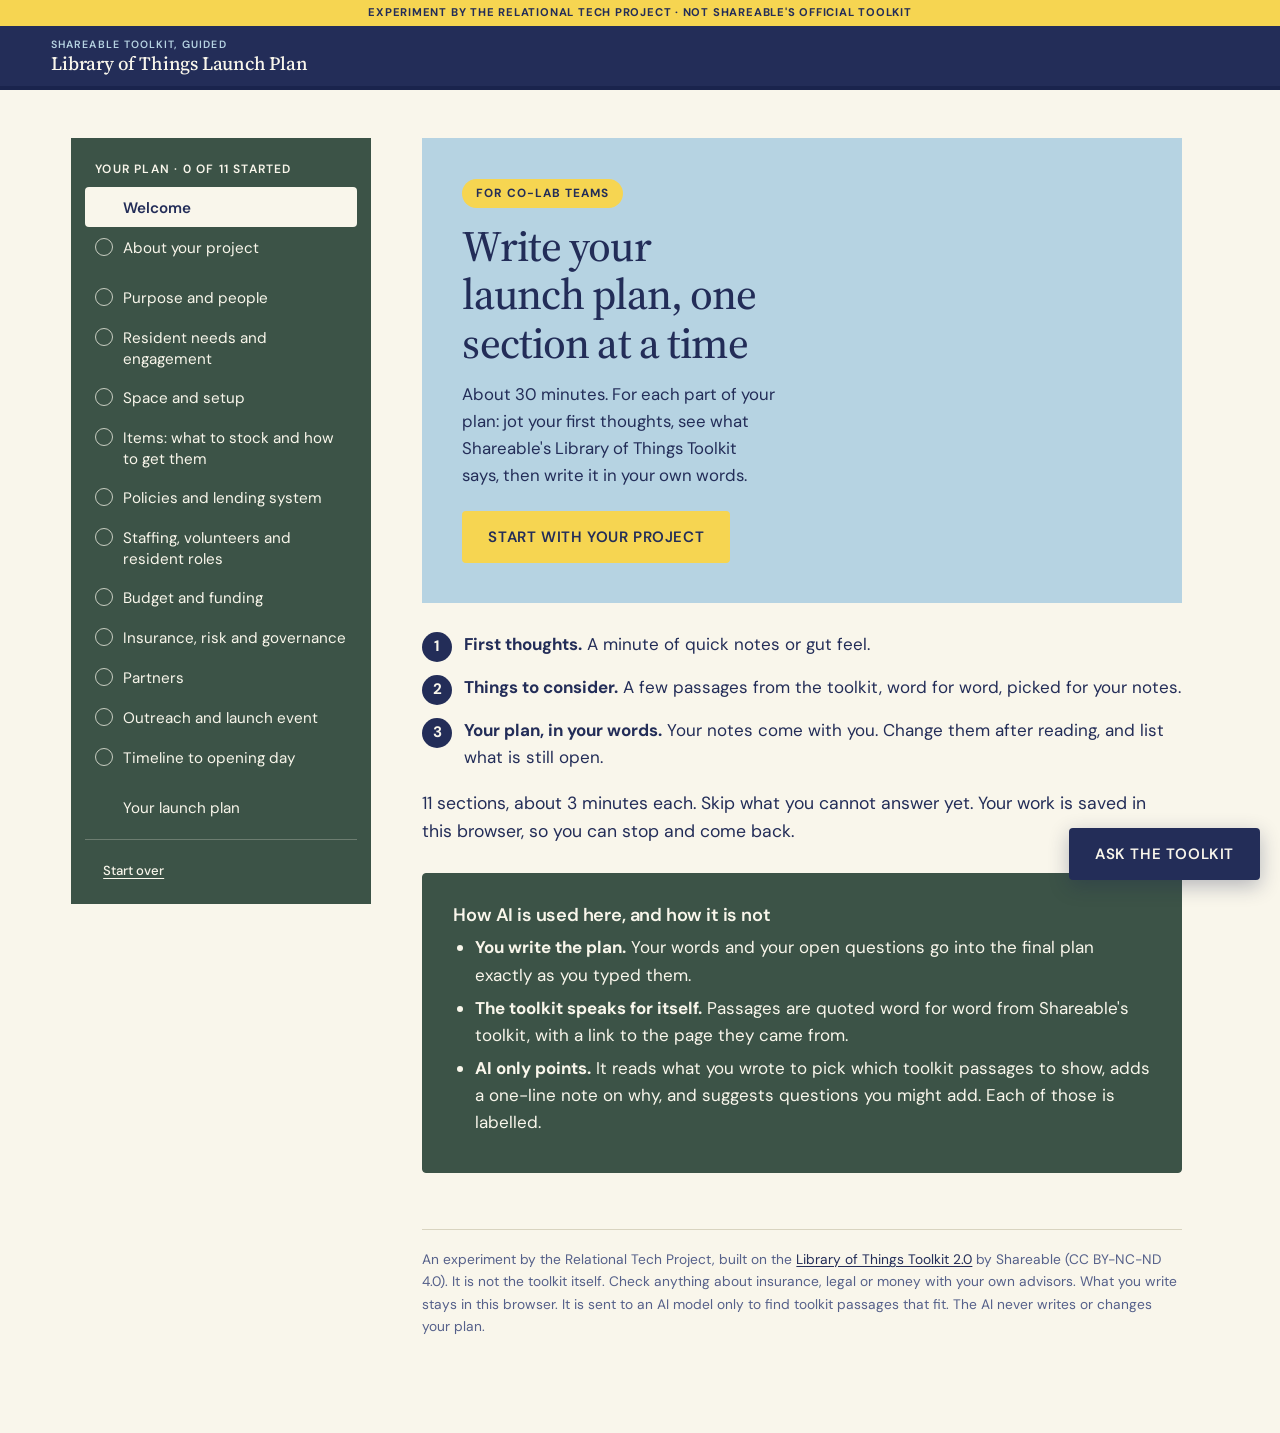
<file: index.html>
<!doctype html>
<html lang="en">
<head>
<meta charset="utf-8">
<meta name="viewport" content="width=device-width, initial-scale=1, viewport-fit=cover">
<title>Library of Things Launch Plan</title>
<meta name="description" content="A guided workbook for writing the launch plan for a library of things in your building, grounded in Shareable's Library of Things Toolkit 2.0.">
<meta name="robots" content="noindex">
<meta name="theme-color" content="#232D58">
<link rel="preconnect" href="https://fonts.googleapis.com">
<link rel="preconnect" href="https://fonts.gstatic.com" crossorigin>
<link href="https://fonts.googleapis.com/css2?family=DM+Sans:ital,opsz,wght@0,9..40,400..700;1,9..40,400..700&family=Source+Serif+4:opsz,wght@8..60,400..600&display=swap" rel="stylesheet">
<link rel="stylesheet" href="style.css">
</head>
<body>
<header class="top no-print" id="top"></header>
<div class="shell">
  <nav class="side" id="side" aria-label="Sections"></nav>
  <main id="main" tabindex="-1"></main>
</div>
<div id="ask"></div>

<script>
// The workbook. Each section is three steps: jot first thoughts, read what the
// toolkit says about them, then write the plan in your own words. The server
// (supabase/functions/lot-plan, action "guide") only finds toolkit passages and
// quotes them word for word. Nothing here rewrites a person's words.
const API = 'https://texakzqqenzpxawktbgx.supabase.co/functions/v1/lot-plan';
const TOOLKIT = 'https://www.shareable.net/toolkit/library-of-things/';
// Served from Shareable's own site, resized by their image CDN
const COVER = 'https://i0.wp.com/www.shareable.net/wp-content/uploads/2026/03/LoT-2-Digital-Toolkit-Cover-2-scaled.png?w=1200&quality=80&ssl=1';
const STORE = 'lot-launch-plan-v2';
const OLD_STORE = 'lot-launch-plan-v1';

// Filled from sections.json, the one file that sets what the workbook asks
let PROJECT_FIELDS = [];
let SECTIONS = [];

// ---------- State ----------

function blankSection() {
  // first: quick notes (step 1). plan: their own words for the plan (step 3),
  // started from the first notes until they change it. notes: still to figure out.
  return { first: '', plan: '', planTouched: false, passages: [], suggestions: [], notes: '', looked: false, skipped: false, done: false };
}

/** Sections saved before the three steps had one answer per question */
function upgrade(sec) {
  if (!Array.isArray(sec.answers)) return sec;
  const joined = sec.answers.filter((a) => String(a || '').trim()).join('\n\n');
  const { answers, ...rest } = sec;
  return { ...rest, first: joined, plan: joined, planTouched: Boolean(joined) };
}

function blank() {
  const sections = {};
  for (const s of SECTIONS) sections[s.id] = blankSection();
  return { view: 'welcome', project: {}, sections };
}

let state;

function load() {
  state = blank();
  try {
    const saved = JSON.parse(localStorage.getItem(STORE) || 'null');
    if (saved && saved.sections) {
      state = { ...state, ...saved, sections: state.sections };
      for (const s of SECTIONS) if (saved.sections[s.id]) state.sections[s.id] = { ...blankSection(), ...upgrade(saved.sections[s.id]) };
      return;
    }
    // Carry what people typed in the first version; its AI-written drafts are left behind
    const old = JSON.parse(localStorage.getItem(OLD_STORE) || 'null');
    if (old && old.sections) {
      state.project = old.project || {};
      for (const s of SECTIONS) if (old.sections[s.id] && Array.isArray(old.sections[s.id].answers)) state.sections[s.id] = { ...blankSection(), ...upgrade({ answers: old.sections[s.id].answers }) };
    }
  } catch { /* a fresh start is fine */ }
}

function save() {
  try { localStorage.setItem(STORE, JSON.stringify(state)); } catch { /* private mode: keep working in memory */ }
}

// Not saved: what is happening right now
const live = { busy: null, error: null, navOpen: false, ask: { open: false, q: '', passages: null, busy: false, error: null } };

// ---------- Small helpers ----------

const esc = (s) => String(s ?? '').replace(/[&<>"']/g, (c) => ({ '&': '&amp;', '<': '&lt;', '>': '&gt;', '"': '&quot;', "'": '&#39;' }[c]));
const sectionById = (id) => SECTIONS.find((s) => s.id === id);
const lines = (text) => String(text || '').split('\n').filter((l) => l.trim());
/** Their words for the plan: what they wrote in step 3, or their first notes if they stopped at step 1 */
const words = (sec) => (String(sec.plan || '').trim() ? sec.plan : sec.first) || '';
const answered = (sec) => Boolean(words(sec).trim());
const kept = (sec) => sec.passages.filter((p) => p.keep);
const started = (sec) => answered(sec) || kept(sec).length > 0 || lines(sec.notes).length > 0;

async function call(body) {
  let res;
  try {
    res = await fetch(API, { method: 'POST', headers: { 'Content-Type': 'application/json' }, body: JSON.stringify(body) });
  } catch {
    throw new Error('Could not reach the server. Check your connection and try again. Your answers are saved.');
  }
  const data = await res.json().catch(() => ({}));
  if (!res.ok) throw new Error(data.error || 'Something went wrong. Try again.');
  return data;
}

function sourceLine(p) {
  const where = [p.section, p.chapter && p.chapter !== p.heading ? p.chapter : ''].filter(Boolean).join(', ');
  return `<a href="${esc(p.url)}" target="_blank" rel="noopener">${esc(p.heading)}</a> <span>${esc(where)}</span>`;
}

// ---------- Actions ----------

function go(view) {
  state.view = view;
  live.error = null; live.navOpen = false;
  save();
  render();
  window.scrollTo(0, 0);
  document.getElementById('main').focus({ preventScroll: true });
}

function nextAfter(id) {
  const i = SECTIONS.findIndex((s) => s.id === id);
  return i + 1 < SECTIONS.length ? SECTIONS[i + 1].id : 'plan';
}

async function look(id) {
  if (live.busy) return;
  const spec = sectionById(id);
  const sec = state.sections[id];
  live.busy = id; live.error = null;
  render();
  document.getElementById('toolkit-part')?.scrollIntoView({ behavior: matchMedia('(prefers-reduced-motion: reduce)').matches ? 'auto' : 'smooth', block: 'start' });
  try {
    const data = await call({ action: 'guide', section: id, project: state.project, answers: [{ q: `First thoughts on ${spec.title}. Things to touch on: ${spec.questions.join(' ')}`, a: sec.first }] });
    // A passage the person already unticked stays unticked if it comes back
    const dropped = new Set(sec.passages.filter((p) => !p.keep).map((p) => p.quote));
    sec.passages = (data.passages || []).map((p) => ({ ...p, keep: !dropped.has(p.quote) }));
    const added = new Set(sec.suggestions.filter((q) => q.added).map((q) => q.q));
    sec.suggestions = (data.questions || []).map((q) => ({ ...q, added: added.has(q.q) }));
    sec.looked = true;
    // Step 3 starts from their own first notes, so nobody types twice
    if (!sec.planTouched) sec.plan = sec.first;
  } catch (err) {
    live.error = err.message;
  }
  live.busy = null;
  save();
  render();
}

async function ask() {
  const a = live.ask;
  if (a.busy || a.q.trim().length < 3) return;
  a.busy = true; a.error = null; a.passages = null;
  renderAsk();
  try {
    a.passages = (await call({ action: 'guide', question: a.q, project: state.project })).passages || [];
  } catch (err) {
    a.error = err.message;
  }
  a.busy = false;
  renderAsk();
}

/**
 * The plan as a flat list of blocks, the one shape every export is made from.
 * Text the person wrote is carried as is: no trimming inside it, no rewording.
 */
function planBlocks() {
  const p = state.project;
  const out = [{ t: 'title', text: 'Library of Things Launch Plan' }];
  for (const f of PROJECT_FIELDS) if (String(p[f.key] || '').trim()) out.push({ t: 'label', text: f.label }, { t: 'own', text: p[f.key] });
  const open = [];
  for (const s of SECTIONS) {
    const sec = state.sections[s.id];
    if (!started(sec)) continue;
    out.push({ t: 'h1', text: s.title });
    if (answered(sec)) out.push({ t: 'h2', text: 'Our plan' }, { t: 'own', text: words(sec) });
    if (kept(sec).length) {
      out.push({ t: 'h2', text: 'From the toolkit' });
      for (const k of kept(sec)) out.push({ t: 'quote', text: k.quote, source: k.heading, url: k.url });
    }
    if (lines(sec.notes).length) {
      out.push({ t: 'h2', text: 'Still to figure out' });
      for (const l of lines(sec.notes)) { out.push({ t: 'li', text: l }); open.push({ t: 'li', text: l, from: s.title }); }
    }
  }
  if (open.length) out.push({ t: 'h1', text: 'Everything still to figure out' }, ...open);
  out.push({ t: 'small', text: 'Our plan and open questions are exactly as we wrote them. Toolkit passages are quoted word for word from the Library of Things Toolkit 2.0 by Shareable (CC BY-NC-ND 4.0).', source: 'shareable.net/toolkit/library-of-things', url: TOOLKIT });
  return out;
}

/** For pasting into Google Docs or Word: real headings, quotes and links */
function planHtml() {
  const own = (text) => esc(text).replace(/\n/g, '<br>');
  return planBlocks().map((b) => {
    switch (b.t) {
      case 'title': return `<h1>${esc(b.text)}</h1>`;
      case 'h1': return `<h2>${esc(b.text)}</h2>`;
      case 'h2': return `<h3>${esc(b.text)}</h3>`;
      case 'label': return `<p><b>${esc(b.text)}</b></p>`;
      case 'own': return `<p>${own(b.text)}</p>`;
      case 'quote': return `<blockquote><p><i>“${esc(b.text)}”</i></p><p>Source: <a href="${esc(b.url)}">${esc(b.source)}</a></p></blockquote>`;
      case 'li': return `<ul><li>${esc(b.text)}${b.from ? ` (${esc(b.from)})` : ''}</li></ul>`;
      default: return `<p><small>${esc(b.text)} <a href="${esc(b.url)}">${esc(b.source)}</a></small></p>`;
    }
  }).join('\n').replace(/<\/ul>\n<ul>/g, '');
}

// ---------- Word file (.docx), written here so nothing is uploaded anywhere ----------

const CRC = (() => {
  const table = new Uint32Array(256);
  for (let n = 0; n < 256; n++) { let c = n; for (let k = 0; k < 8; k++) c = c & 1 ? 0xedb88320 ^ (c >>> 1) : c >>> 1; table[n] = c >>> 0; }
  return (bytes) => { let c = 0xffffffff; for (const b of bytes) c = table[(c ^ b) & 0xff] ^ (c >>> 8); return (c ^ 0xffffffff) >>> 0; };
})();

/** A zip archive with the files stored as they are (a .docx is a zip of small XML files) */
function zip(files) {
  const enc = new TextEncoder();
  const parts = [];
  const central = [];
  let offset = 0;
  const header = (sig, fields) => {
    const view = new DataView(new ArrayBuffer(4 + fields.reduce((n, f) => n + f[0], 0)));
    view.setUint32(0, sig, true);
    let at = 4;
    for (const [size, value] of fields) { if (size === 2) view.setUint16(at, value, true); else view.setUint32(at, value, true); at += size; }
    return new Uint8Array(view.buffer);
  };
  for (const [name, text] of files) {
    const nameBytes = enc.encode(name);
    const data = enc.encode(text);
    const crc = CRC(data);
    // version, UTF-8 names, stored, time, date (1 Jan 2026), crc, sizes, name length, extra length
    const common = [[2, 20], [2, 0x0800], [2, 0], [2, 0], [2, 0x5c21], [4, crc], [4, data.length], [4, data.length], [2, nameBytes.length], [2, 0]];
    const local = header(0x04034b50, common);
    parts.push(local, nameBytes, data);
    central.push(header(0x02014b50, [[2, 20], ...common, [2, 0], [2, 0], [2, 0], [4, 0], [4, offset]]), nameBytes);
    offset += local.length + nameBytes.length + data.length;
  }
  const centralSize = central.reduce((n, b) => n + b.length, 0);
  const end = header(0x06054b50, [[2, 0], [2, 0], [2, files.length], [2, files.length], [4, centralSize], [4, offset], [2, 0]]);
  return new Blob([...parts, ...central, end], { type: 'application/vnd.openxmlformats-officedocument.wordprocessingml.document' });
}

function planDocx() {
  // XML cannot hold control characters; everything else the person typed stays
  const x = (text) => String(text ?? '').replace(/[\u0000-\u0008\u000B\u000C\u000E-\u001F￾￿]/g, '').replace(/&/g, '&amp;').replace(/</g, '&lt;').replace(/>/g, '&gt;').replace(/"/g, '&quot;');
  const run = (text, props = '') => `<w:r>${props ? `<w:rPr>${props}</w:rPr>` : ''}${String(text).split('\n').map((line, i) => `${i ? '<w:br/>' : ''}<w:t xml:space="preserve">${x(line.replace(/\r$/, ''))}</w:t>`).join('')}</w:r>`;
  const para = (style, inner) => `<w:p><w:pPr><w:pStyle w:val="${style}"/></w:pPr>${inner}</w:p>`;
  const links = [];
  const link = (label, url) => { links.push(url); return `<w:hyperlink r:id="rLink${links.length}">${run(label, '<w:rStyle w:val="Hyperlink"/>')}</w:hyperlink>`; };
  const body = planBlocks().map((b) => {
    switch (b.t) {
      case 'title': return para('Title', run(b.text));
      case 'h1': return para('Heading1', run(b.text));
      case 'h2': return para('Heading2', run(b.text));
      case 'label': return para('Label', run(b.text));
      case 'own': return para('Normal', run(b.text));
      case 'quote': return para('Quote', run(`“${b.text}”`)) + para('Source', run('Source: ') + link(b.source, b.url));
      case 'li': return para('Bullet', run(`•\t${b.text}${b.from ? ` (${b.from})` : ''}`));
      default: return para('Source', run(`${b.text} `) + link(b.source, b.url));
    }
  }).join('');
  const W = 'xmlns:w="http://schemas.openxmlformats.org/wordprocessingml/2006/main"';
  const head = '<?xml version="1.0" encoding="UTF-8" standalone="yes"?>\n';
  const style = (id, name, ppr, rpr, extra = '') => `<w:style w:type="paragraph" w:styleId="${id}"${id === 'Normal' ? ' w:default="1"' : ''}><w:name w:val="${name}"/>${id === 'Normal' ? '' : '<w:basedOn w:val="Normal"/>'}${extra}<w:pPr>${ppr}</w:pPr><w:rPr>${rpr}</w:rPr></w:style>`;
  const navy = '<w:color w:val="232D58"/>';
  const styles = `${head}<w:styles ${W}><w:docDefaults><w:rPrDefault><w:rPr><w:rFonts w:ascii="Calibri" w:hAnsi="Calibri" w:cs="Calibri"/><w:sz w:val="22"/><w:szCs w:val="22"/></w:rPr></w:rPrDefault><w:pPrDefault><w:pPr><w:spacing w:after="160" w:line="276" w:lineRule="auto"/></w:pPr></w:pPrDefault></w:docDefaults>`
    + style('Normal', 'Normal', '', '')
    + style('Title', 'Title', '<w:spacing w:after="240"/>', `<w:b/>${navy}<w:sz w:val="52"/><w:szCs w:val="52"/>`, '<w:next w:val="Normal"/>')
    + style('Heading1', 'heading 1', '<w:keepNext/><w:spacing w:before="400" w:after="120"/><w:outlineLvl w:val="0"/>', `<w:b/>${navy}<w:sz w:val="34"/><w:szCs w:val="34"/>`, '<w:next w:val="Normal"/>')
    + style('Heading2', 'heading 2', '<w:keepNext/><w:spacing w:before="240" w:after="80"/><w:outlineLvl w:val="1"/>', '<w:b/><w:caps/><w:color w:val="3C5347"/><w:sz w:val="20"/><w:szCs w:val="20"/>', '<w:next w:val="Normal"/>')
    + style('Label', 'Label', '<w:keepNext/><w:spacing w:after="20"/>', '<w:color w:val="55608A"/><w:sz w:val="20"/><w:szCs w:val="20"/>')
    + style('Quote', 'Quote', '<w:spacing w:after="40"/><w:ind w:left="454" w:right="454"/>', '<w:i/>')
    + style('Source', 'Source', '<w:ind w:left="454"/>', '<w:color w:val="55608A"/><w:sz w:val="18"/><w:szCs w:val="18"/>')
    + style('Bullet', 'Bullet', '<w:spacing w:after="80"/><w:tabs><w:tab w:val="left" w:pos="454"/></w:tabs><w:ind w:left="454" w:hanging="284"/>', '')
    + '<w:style w:type="character" w:styleId="Hyperlink"><w:name w:val="Hyperlink"/><w:rPr><w:color w:val="1A4D8F"/><w:u w:val="single"/></w:rPr></w:style></w:styles>';
  const R = 'http://schemas.openxmlformats.org/officeDocument/2006/relationships';
  return zip([
    ['[Content_Types].xml', `${head}<Types xmlns="http://schemas.openxmlformats.org/package/2006/content-types"><Default Extension="rels" ContentType="application/vnd.openxmlformats-package.relationships+xml"/><Default Extension="xml" ContentType="application/xml"/><Override PartName="/word/document.xml" ContentType="application/vnd.openxmlformats-officedocument.wordprocessingml.document.main+xml"/><Override PartName="/word/styles.xml" ContentType="application/vnd.openxmlformats-officedocument.wordprocessingml.styles+xml"/></Types>`],
    ['_rels/.rels', `${head}<Relationships xmlns="http://schemas.openxmlformats.org/package/2006/relationships"><Relationship Id="rId1" Type="${R}/officeDocument" Target="word/document.xml"/></Relationships>`],
    ['word/document.xml', `${head}<w:document ${W} xmlns:r="${R}"><w:body>${body}<w:sectPr><w:pgSz w:w="12240" w:h="15840"/><w:pgMar w:top="1440" w:right="1440" w:bottom="1440" w:left="1440" w:header="720" w:footer="720" w:gutter="0"/></w:sectPr></w:body></w:document>`],
    ['word/styles.xml', styles],
    ['word/_rels/document.xml.rels', `${head}<Relationships xmlns="http://schemas.openxmlformats.org/package/2006/relationships"><Relationship Id="rId1" Type="${R}/styles" Target="styles.xml"/>${links.map((url, i) => `<Relationship Id="rLink${i + 1}" Type="${R}/hyperlink" Target="${x(url)}" TargetMode="External"/>`).join('')}</Relationships>`],
  ]);
}

/** The plan as plain text. Answers and open questions go in exactly as typed. */
function planMarkdown() {
  const p = state.project;
  const out = ['# Library of Things Launch Plan', ''];
  for (const f of PROJECT_FIELDS) if (String(p[f.key] || '').trim()) out.push(`**${f.label}**`, '', p[f.key], '');
  const open = [];
  for (const s of SECTIONS) {
    const sec = state.sections[s.id];
    if (!started(sec)) continue;
    out.push(`## ${s.title}`, '');
    if (answered(sec)) out.push('### Our plan', '', words(sec), '');
    if (kept(sec).length) {
      out.push('### From the toolkit', '');
      for (const k of kept(sec)) out.push(`> ${k.quote}`, '', `Source: ${k.heading}, ${k.url}`, '');
    }
    if (lines(sec.notes).length) {
      out.push('### Still to figure out', '', ...lines(sec.notes).map((l) => `- ${l}`), '');
      for (const l of lines(sec.notes)) open.push(`${l} (${s.title})`);
    }
  }
  if (open.length) out.push('## Everything still to figure out', '', ...open.map((l) => `- ${l}`), '');
  out.push(`Our plan and open questions are exactly as we wrote them. Toolkit passages are quoted word for word from the Library of Things Toolkit 2.0 by Shareable (CC BY-NC-ND 4.0): ${TOOLKIT}`);
  return out.join('\n');
}

// ---------- Views ----------

function footer() {
  return `<footer>
    An experiment by the Relational Tech Project, built on the <a href="${TOOLKIT}" target="_blank" rel="noopener">Library of Things Toolkit 2.0</a> by Shareable (CC BY-NC-ND 4.0). It is not the toolkit itself.
    Check anything about insurance, legal or money with your own advisors.
    <span class="no-print">What you write stays in this browser. It is sent to an AI model only to find toolkit passages that fit. The AI never writes or changes your plan.</span>
  </footer>`;
}

function aiCard() {
  return `<div class="card how">
    <div class="prose">
      <h3>How AI is used here, and how it is not</h3>
      <ul>
        <li><strong>You write the plan.</strong> Your words and your open questions go into the final plan exactly as you typed them.</li>
        <li><strong>The toolkit speaks for itself.</strong> Passages are quoted word for word from Shareable's toolkit, with a link to the page they came from.</li>
        <li><strong>AI only points.</strong> It reads what you wrote to pick which toolkit passages to show, adds a one-line note on why, and suggests questions you might add. Each of those is labelled.</li>
      </ul>
    </div>
  </div>`;
}

function viewWelcome() {
  const begun = Object.values(state.project).some((v) => String(v || '').trim()) || SECTIONS.some((s) => started(state.sections[s.id]));
  return `<div class="col">
    <div class="hero">
      <div class="hero-text">
        <div class="pill">For Co-Lab teams</div>
        <h1>Write your launch plan, one section at a time</h1>
        <p class="lede">About 30 minutes. For each part of your plan: jot your first thoughts, see what Shareable's Library of Things Toolkit says, then write it in your own words.</p>
        <div class="row">
          <button class="btn" data-go="project">${begun ? 'Pick up where you left off' : 'Start with your project'}</button>
        </div>
      </div>
      <a class="hero-art" href="${TOOLKIT}" target="_blank" rel="noopener" aria-label="The Library of Things Toolkit, second edition, by Shareable">
        <img src="${COVER}" alt="Cover of The Library of Things Toolkit, second edition, by Shareable" width="1200" height="799" onerror="this.parentNode.remove()">
      </a>
    </div>
    <ol class="three">
      <li><span class="num">1</span><div><strong>First thoughts.</strong> A minute of quick notes or gut feel.</div></li>
      <li><span class="num">2</span><div><strong>Things to consider.</strong> A few passages from the toolkit, word for word, picked for your notes.</div></li>
      <li><span class="num">3</span><div><strong>Your plan, in your words.</strong> Your notes come with you. Change them after reading, and list what is still open.</div></li>
    </ol>
    <p class="lede">${SECTIONS.length} sections, about 3 minutes each. Skip what you cannot answer yet. Your work is saved in this browser, so you can stop and come back.</p>
    ${aiCard()}
    ${begun ? '<div class="row"><button class="btn quiet" data-act="reset">Start over</button></div>' : ''}
    ${footer()}
  </div>`;
}

function viewProject() {
  const field = (f) => `<div class="field">
      <label for="p-${f.key}">${esc(f.label)}${f.hint ? `<span class="hint">${esc(f.hint)}</span>` : ''}</label>
      ${f.short
        ? `<input type="text" id="p-${f.key}" data-project="${f.key}" value="${esc(state.project[f.key])}">`
        : `<textarea id="p-${f.key}" data-project="${f.key}">${esc(state.project[f.key])}</textarea>`}
    </div>`;
  const short = PROJECT_FIELDS.filter((f) => f.short);
  const long = PROJECT_FIELDS.filter((f) => !f.short);
  return `<div class="col">
    <div class="pill">Step 1</div>
    <h2>About your project</h2>
    <p class="lede">Two minutes. This goes at the top of your plan exactly as you write it, and helps find toolkit passages that fit your building.</p>
    <div class="two">${short.map(field).join('')}</div>
    ${long.map(field).join('')}
    <div class="row">
      <button class="btn" data-go="${SECTIONS[0].id}">Start the plan</button>
    </div>
    ${footer()}
  </div>`;
}

function passageHtml(p, i, withKeep) {
  return `<div class="passage${withKeep && !p.keep ? ' off' : ''}">
    <blockquote>${esc(p.quote)}</blockquote>
    <div class="source">${sourceLine(p)}</div>
    ${p.why ? `<p class="ai-note"><span class="ai-tag">AI note</span> ${esc(p.why)}</p>` : ''}
    ${withKeep ? `<label class="keep"><input type="checkbox" data-keep="${i}" ${p.keep ? 'checked' : ''}> Keep in my plan</label>` : ''}
  </div>`;
}

function viewSection(spec) {
  const sec = state.sections[spec.id];
  const n = SECTIONS.indexOf(spec) + 1;
  const busy = live.busy === spec.id;
  // Steps 2 and 3 open once they have looked, or chosen to go on without the toolkit
  const open = sec.looked || sec.skipped;
  const head = (num, title) => `<h3 class="step-head"><span class="num">${num}</span>${title}</h3>`;

  let consider;
  if (busy) consider = `<div class="writing"><span class="pulse"></span>Looking through the toolkit for passages that fit your notes</div>`;
  else if (!sec.looked) consider = `<p class="part-hint">A few passages from Shareable's toolkit, word for word, picked for what you jotted down.</p>`;
  else if (!sec.passages.length) consider = `<p class="part-hint">Nothing in the toolkit matched closely. You can add a little more in step 1 and look again, or carry on.</p>
      <div class="row"><button class="btn dark small" data-act="look">Look again</button></div>`;
  else consider = `<p class="part-hint">Word for word from Shareable's toolkit, picked for your notes. Read them, then write your plan below. Untick any you do not want kept in your plan.</p>
      ${sec.passages.map((p, i) => passageHtml(p, i, true)).join('')}`;

  const suggestions = sec.suggestions.length ? `<div class="suggest">
      <div class="tag"><span class="ai-tag">AI suggestion</span> Questions the toolkit passages raise. Tap one to add it to your list.</div>
      ${sec.suggestions.map((q, i) => `<button class="chip${q.added ? ' added' : ''}" data-suggest="${i}" ${q.added ? 'disabled' : ''}>${q.added ? '✓' : '+'} ${esc(q.q)}</button>`).join('')}
    </div>` : '';

  return `<div class="col">
    <div class="pill">Section ${n} of ${SECTIONS.length} · about 3 minutes</div>
    <h2>${esc(spec.title)}</h2>
    <p class="lede">${esc(spec.brief)}</p>

    <section class="part">
      ${head(1, 'First thoughts')}
      <label class="part-hint" for="first">Quick notes or gut feel. A minute is plenty, and rough is fine. You might touch on:</label>
      <ul class="nudges">${spec.questions.map((q) => `<li>${esc(q)}</li>`).join('')}</ul>
      <textarea id="first" data-first class="notes">${esc(sec.first)}</textarea>
      ${live.error ? `<div class="error" role="alert">${esc(live.error)}</div>` : ''}
      <div class="row">
        ${busy ? '' : `<button class="btn${open ? ' dark small' : ''}" data-act="look">${sec.looked ? 'Changed your notes? Look again' : 'See things to consider'}</button>`}
        ${open || busy ? '' : `<button class="btn quiet" data-act="skip-toolkit">Write my plan without the toolkit</button>`}
      </div>
    </section>

    <section class="part${sec.looked || busy ? '' : ' later'}" id="toolkit-part">
      ${head(2, 'Things to consider')}
      ${consider}
    </section>

    <section class="part${open ? '' : ' later'}" id="plan-part">
      ${head(3, 'Your plan, in your words')}
      ${open ? `<label class="part-hint" for="plan">${sec.planTouched ? 'This goes into your plan exactly as written.' : 'Your first thoughts are copied here. Change them however you like now that you have read the toolkit. This goes into your plan exactly as written.'}</label>
      <textarea id="plan" data-plan class="notes">${esc(sec.plan)}</textarea>
      <label class="part-hint sub" for="notes"><strong>Still to figure out.</strong> Your own list, one per line. Nothing lands here unless you put it here.</label>
      <textarea id="notes" data-notes placeholder="For example: do we need a permit for the container?">${esc(sec.notes)}</textarea>
      ${suggestions}
      <div class="row">
        <button class="btn" data-act="accept">Looks good, next</button>
      </div>` : `<p class="part-hint">After reading, you write this part of your plan and list what is still open. Your first thoughts come with you.</p>`}
    </section>

    ${open ? '' : `<div class="row"><button class="btn quiet" data-go="${nextAfter(spec.id)}">Skip this section for now</button></div>`}
    ${footer()}
  </div>`;
}

function viewPlan() {
  const p = state.project;
  const begun = SECTIONS.filter((s) => started(state.sections[s.id]));
  const missing = SECTIONS.filter((s) => !started(state.sections[s.id]));
  const open = [];
  const body = begun.map((s) => {
    const sec = state.sections[s.id];
    for (const l of lines(sec.notes)) open.push({ text: l, from: s.title });
    return `<section class="plan-section">
      <h2>${esc(s.title)}</h2>
      ${answered(sec) ? `<h3 class="plan-sub">Our plan</h3><p class="verbatim">${esc(words(sec))}</p>` : ''}
      ${kept(sec).length ? `<h3 class="plan-sub">From the toolkit</h3>${kept(sec).map((k) => `<div class="passage"><blockquote>${esc(k.quote)}</blockquote><div class="source">${sourceLine(k)}</div></div>`).join('')}` : ''}
      ${lines(sec.notes).length ? `<h3 class="plan-sub">Still to figure out</h3><ul class="verbatim-list">${lines(sec.notes).map((l) => `<li>${esc(l)}</li>`).join('')}</ul>` : ''}
    </section>`;
  }).join('');
  const facts = PROJECT_FIELDS.filter((f) => String(p[f.key] || '').trim())
    .map((f) => `<dt>${esc(f.label)}</dt><dd class="verbatim">${esc(p[f.key])}</dd>`).join('');
  return `<div class="col">
    <div class="pill">Your plan</div>
    <h1>Library of Things Launch Plan</h1>
    ${facts ? `<dl class="facts">${facts}</dl>` : ''}
    ${begun.length ? `<p class="provenance">Your plan and open questions are exactly as you wrote them. Toolkit passages are quoted word for word, with links. No part of this plan was written by AI.</p>
    <div class="row no-print">
      <button class="btn" data-act="print">Print or save as PDF</button>
      <button class="btn dark" data-act="word">Download as Word</button>
      <button class="btn dark" data-act="copy">Copy for Google Docs or Word</button>
    </div>` : `<p class="lede">Nothing here yet. Start with the first section and your plan will collect here.</p>
      <div class="row"><button class="btn" data-go="${SECTIONS[0].id}">Go to the first section</button></div>`}
    ${body}
    ${open.length ? `<section class="plan-section open-qs"><h2>Everything still to figure out</h2>
      <div class="prose"><p>Your own list, gathered from every section. Bring it to your team, your residents, or your next 1:1 with Shareable.</p></div>
      <ul class="verbatim-list">${open.map((o) => `<li>${esc(o.text)} <span style="color:var(--soft)">(${esc(o.from)})</span></li>`).join('')}</ul></section>` : ''}
    ${begun.length && missing.length ? `<p class="lede no-print">Not started yet: ${missing.map((s) => `<a href="#" data-go="${s.id}">${esc(s.title)}</a>`).join(', ')}.</p>` : ''}
    ${footer()}
  </div>`;
}

function renderSide() {
  const dot = (cls, mark) => `<span class="dot ${cls}" aria-hidden="true">${mark}</span>`;
  const item = (view, label, cls = '', mark = '') => `<li><button data-go="${view}" ${state.view === view ? 'aria-current="step"' : ''}>${dot(cls, mark)}<span>${esc(label)}</span></button></li>`;
  const hasProject = Object.values(state.project).some((v) => String(v || '').trim());
  const begun = SECTIONS.filter((x) => started(state.sections[x.id])).length;
  document.getElementById('top').innerHTML = `
    <div class="exp"><span class="full">Experiment by the Relational Tech Project · Not Shareable's official toolkit</span><span class="short">Experiment · Not the official toolkit</span></div>
    <div class="top-in">
      <button class="brand" data-go="welcome" title="Library of Things Launch Plan"><small>Shareable toolkit, guided</small><span class="full">Library of Things Launch Plan</span><span class="short">LoT Launch Plan</span></button>
      <div class="top-actions">
        <button class="btn small" data-act="ask-open">Ask</button>
        <button class="btn small" data-act="nav" aria-expanded="${live.navOpen}" aria-controls="side">${live.navOpen ? 'Close' : 'Sections'}</button>
      </div>
    </div>
    <div class="progress" role="progressbar" aria-label="Sections started" aria-valuemin="0" aria-valuemax="${SECTIONS.length}" aria-valuenow="${begun}"><i style="width:${(begun / SECTIONS.length) * 100}%"></i></div>`;
  document.getElementById('side').className = 'side' + (live.navOpen ? ' open' : '');
  document.body.style.overflow = live.navOpen && matchMedia('(max-width: 900px)').matches ? 'hidden' : '';
  document.getElementById('side').innerHTML = `
    <div class="side-label">Your plan · ${begun} of ${SECTIONS.length} started</div>
    <ol class="steps">
      ${item('welcome', 'Welcome', 'plain')}
      ${item('project', 'About your project', hasProject ? 'done' : '', hasProject ? '✓' : '')}
      <li class="gap"></li>
      ${SECTIONS.map((s) => { const sec = state.sections[s.id]; return item(s.id, s.title, sec.done ? 'done' : started(sec) ? 'drafted' : '', sec.done ? '✓' : ''); }).join('')}
      <li class="gap"></li>
      ${item('plan', 'Your launch plan', 'plain')}
    </ol>
    <div class="side-foot"><button class="btn quiet small" data-act="reset">Start over</button></div>`;
}

function renderAsk() {
  const a = live.ask;
  const el = document.getElementById('ask');
  if (!a.open) {
    el.innerHTML = `<button class="btn dark ask-fab no-print" data-act="ask-open">Ask the toolkit</button>`;
    return;
  }
  let result = '';
  if (a.busy) result = `<div class="writing" style="margin-top:16px"><span class="pulse"></span>Looking through the toolkit</div>`;
  else if (a.passages && !a.passages.length) result = `<p class="part-hint" style="margin-top:16px">The toolkit passages found do not answer this. Try other words, or take it to your 1:1 with Shareable.</p>`;
  else if (a.passages) result = `<div style="margin-top:14px">${a.passages.map((p, i) => passageHtml(p, i, false)).join('')}</div>`;
  el.innerHTML = `<div class="scrim no-print" data-act="ask-close"></div><div class="ask-panel no-print" role="dialog" aria-label="Ask the toolkit">
    <div class="card-head"><h3>Ask the toolkit</h3><button class="btn quiet small" data-act="ask-close">Close</button></div>
    <p class="hint">You get passages quoted word for word from Shareable's toolkit, not a written answer.</p>
    <textarea id="ask-q" placeholder="For example: how do other libraries handle items that come back broken?">${esc(a.q)}</textarea>
    <div class="row" style="margin-top:10px"><button class="btn small" data-act="ask-go" ${a.busy ? 'disabled' : ''}>${a.busy ? 'Looking' : 'Ask'}</button></div>
    ${a.error ? `<div class="error" role="alert">${esc(a.error)}</div>` : ''}
    ${result}
  </div>`;
}

function render() {
  const spec = sectionById(state.view);
  const html = state.view === 'welcome' ? viewWelcome()
    : state.view === 'project' ? viewProject()
    : state.view === 'plan' ? viewPlan()
    : spec ? viewSection(spec) : viewWelcome();
  document.getElementById('main').innerHTML = html;
  renderSide();
  renderAsk();
}

// ---------- Events ----------

document.addEventListener('input', (e) => {
  const t = e.target;
  const sec = state.sections[state.view];
  if (t.dataset.project) { state.project[t.dataset.project] = t.value; save(); }
  else if (t.dataset.first !== undefined) { sec.first = t.value; save(); }
  else if (t.dataset.plan !== undefined) { sec.plan = t.value; sec.planTouched = true; save(); }
  else if (t.dataset.notes !== undefined) { sec.notes = t.value; save(); }
  else if (t.id === 'ask-q') live.ask.q = t.value;
});

document.addEventListener('change', (e) => {
  const t = e.target;
  if (t.dataset.keep === undefined) return;
  const sec = state.sections[state.view];
  sec.passages[Number(t.dataset.keep)].keep = t.checked;
  t.closest('.passage').classList.toggle('off', !t.checked);
  save();
});

document.addEventListener('click', async (e) => {
  const goEl = e.target.closest('[data-go]');
  if (goEl) { e.preventDefault(); go(goEl.dataset.go); return; }
  const sug = e.target.closest('[data-suggest]');
  if (sug) {
    // The person chooses to add it; from here on it is their line to edit
    const sec = state.sections[state.view];
    const q = sec.suggestions[Number(sug.dataset.suggest)];
    const box = document.getElementById('notes');
    sec.notes = (box.value.trim() ? box.value.replace(/\s+$/, '') + '\n' : '') + q.q;
    q.added = true;
    save();
    box.value = sec.notes;
    sug.disabled = true; sug.classList.add('added'); sug.textContent = `✓ ${q.q}`;
    return;
  }
  const el = e.target.closest('[data-act]');
  if (!el) return;
  const id = state.view;
  const sec = state.sections[id];
  switch (el.dataset.act) {
    case 'look': look(id); break;
    case 'skip-toolkit': sec.skipped = true; if (!sec.planTouched) sec.plan = sec.first; save(); render(); document.getElementById('plan-part').scrollIntoView({ block: 'start' }); break;
    case 'accept': sec.done = true; go(nextAfter(id)); break;
    case 'nav': live.navOpen = !live.navOpen; renderSide(); break;
    case 'reset':
      if (confirm('Start over? This clears everything you wrote from this browser.')) { state = blank(); live.ask = { open: false, q: '', passages: null, busy: false, error: null }; save(); go('welcome'); }
      break;
    case 'print': window.print(); break;
    case 'copy': {
      // Rich text for a paste that keeps headings, quotes and links; plain text rides along for anything else
      const label = el.textContent;
      try {
        await navigator.clipboard.write([new ClipboardItem({
          'text/html': new Blob([planHtml()], { type: 'text/html' }),
          'text/plain': new Blob([planMarkdown()], { type: 'text/plain' }),
        })]);
        el.textContent = 'Copied. Now paste into your doc';
      } catch {
        try { await navigator.clipboard.writeText(planMarkdown()); el.textContent = 'Copied as plain text'; }
        catch { el.textContent = 'Copy did not work. Try Download as Word'; }
      }
      setTimeout(() => { el.textContent = label; }, 2600);
      break;
    }
    case 'word': {
      const url = URL.createObjectURL(planDocx());
      const a = Object.assign(document.createElement('a'), { href: url, download: 'library-of-things-launch-plan.docx' });
      document.body.appendChild(a); a.click(); a.remove();
      setTimeout(() => URL.revokeObjectURL(url), 1000);
      break;
    }
    case 'ask-open': live.ask.open = true; live.navOpen = false; renderSide(); renderAsk(); document.getElementById('ask-q').focus(); break;
    case 'ask-close': live.ask.open = false; renderAsk(); break;
    case 'ask-go': ask(); break;
  }
});

document.addEventListener('keydown', (e) => {
  if (e.key === 'Escape' && live.ask.open) { live.ask.open = false; renderAsk(); }
  if (e.key === 'Enter' && (e.metaKey || e.ctrlKey) && e.target.id === 'ask-q') ask();
});

// ---------- Start ----------

(async () => {
  try {
    const res = await fetch('sections.json', { cache: 'no-cache' });
    if (!res.ok) throw new Error(String(res.status));
    const config = await res.json();
    PROJECT_FIELDS = config.project;
    SECTIONS = config.sections;
  } catch {
    document.getElementById('main').innerHTML = '<div class="col"><div class="error" role="alert">The workbook could not load its questions. Check your connection and reload the page.</div></div>';
    return;
  }
  load();
  render();
})();
</script>
</body>
</html>
</file>
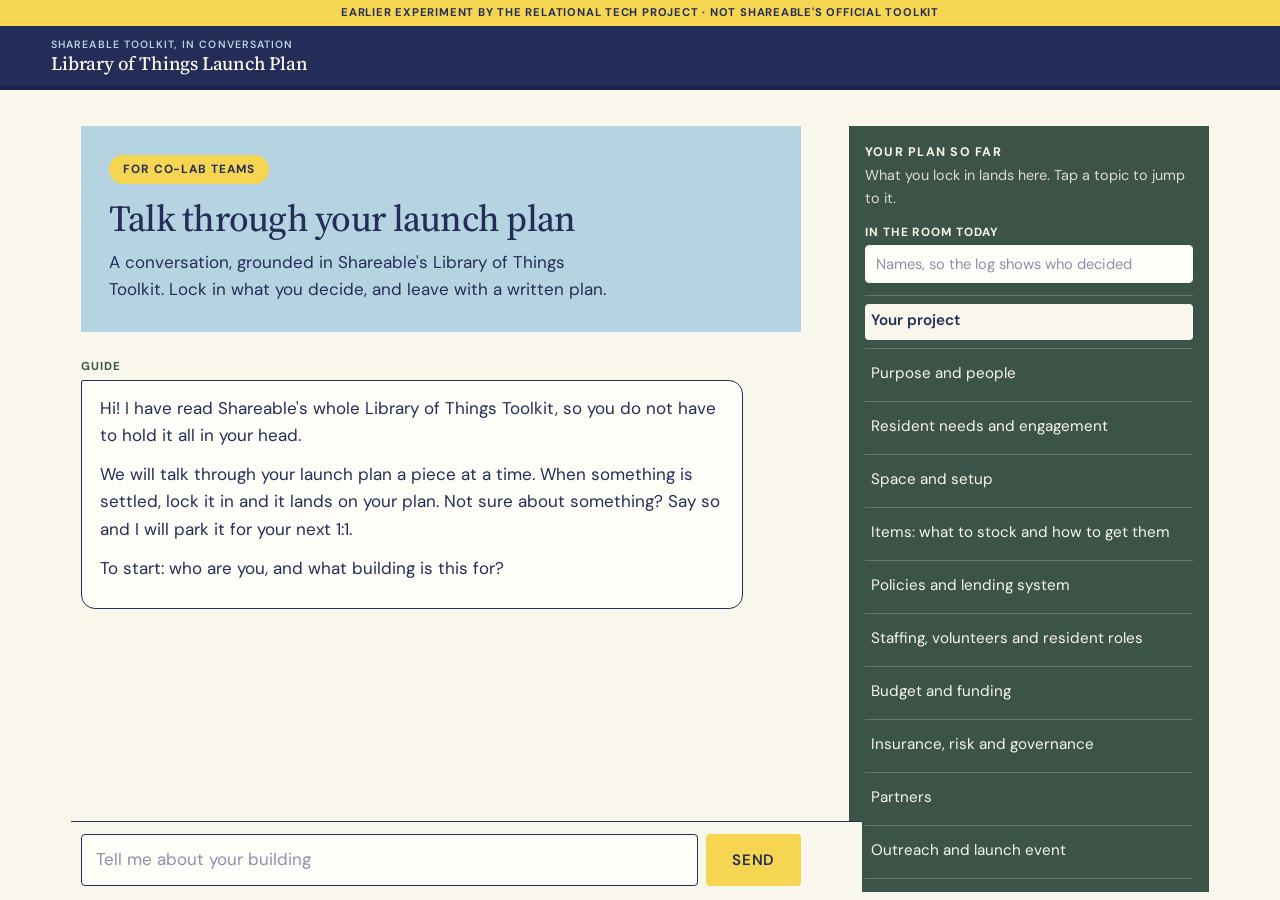
<file: chat.html>
<!doctype html>
<html lang="en">
<head>
<meta charset="utf-8">
<meta name="viewport" content="width=device-width, initial-scale=1, viewport-fit=cover">
<title>Talk through your Library of Things launch plan</title>
<meta name="description" content="A conversation that builds the launch plan for a library of things in your building, grounded in Shareable's Library of Things Toolkit 2.0.">
<meta name="robots" content="noindex">
<meta name="theme-color" content="#232D58">
<link rel="preconnect" href="https://fonts.googleapis.com">
<link rel="preconnect" href="https://fonts.gstatic.com" crossorigin>
<link href="https://fonts.googleapis.com/css2?family=DM+Sans:ital,opsz,wght@0,9..40,400..700;1,9..40,400..700&family=Source+Serif+4:opsz,wght@8..60,400..600&display=swap" rel="stylesheet">
<link rel="stylesheet" href="style.css">
</head>
<body>
<header class="top no-print" id="top"></header>
<div class="chat-shell">
  <main class="chat-main" id="main" tabindex="-1"></main>
  <aside class="board no-print" id="board" aria-label="Your plan so far"></aside>
</div>

<script>
// The conversational version. Same server function as the workbook
// (supabase/functions/lot-plan): `turn` for each exchange, `draft` to write
// the plan from what was locked in.
const API = 'https://texakzqqenzpxawktbgx.supabase.co/functions/v1/lot-plan';
const TOOLKIT = 'https://www.shareable.net/toolkit/library-of-things/';
const COVER = 'https://i0.wp.com/www.shareable.net/wp-content/uploads/2026/03/LoT-2-Digital-Toolkit-Cover-2-scaled.png?w=600&quality=80&ssl=1';
const STORE = 'lot-launch-chat-v1';
const TEAM = 'lot-launch-team';
const WHO = ['Property manager', 'A resident leader', 'Our own team', 'Shareable, in our 1:1'];

const SECTIONS = [
  { id: 'purpose', title: 'Purpose and people' },
  { id: 'residents', title: 'Resident needs and engagement' },
  { id: 'space', title: 'Space and setup' },
  { id: 'items', title: 'Items: what to stock and how to get them' },
  { id: 'policies', title: 'Policies and lending system' },
  { id: 'people', title: 'Staffing, volunteers and resident roles' },
  { id: 'budget', title: 'Budget and funding' },
  { id: 'risk', title: 'Insurance, risk and governance' },
  { id: 'partners', title: 'Partners' },
  { id: 'launch', title: 'Outreach and launch event' },
  { id: 'timeline', title: 'Timeline to opening day' },
];
const TOPICS = [{ id: 'project', title: 'Your project' }, ...SECTIONS];
const topicTitle = (id) => (TOPICS.find((t) => t.id === id) || TOPICS[0]).title;

const HELLO = `Hi! I have read Shareable's whole Library of Things Toolkit, so you do not have to hold it all in your head.

We will talk through your launch plan a piece at a time. When something is settled, lock it in and it lands on your plan. Not sure about something? Say so and I will park it for your next 1:1.

To start: who are you, and what building is this for?`;

// ---------- State ----------

function blank() {
  return { view: 'chat', topic: 'project', turns: {}, messages: [{ role: 'guide', text: HELLO }], decisions: [], open: [], sources: {}, plan: null, flyer: null, room: '', n: 0 };
}

let state = blank();
try {
  const saved = JSON.parse(localStorage.getItem(STORE) || 'null');
  if (saved && Array.isArray(saved.messages) && saved.messages.length) state = { ...blank(), ...saved };
} catch { /* a fresh start is fine */ }

function save() {
  try { localStorage.setItem(STORE, JSON.stringify(state)); } catch { /* private mode: keep working in memory */ }
}

const nextId = () => `x${++state.n}`;
const team = () => { try { return localStorage.getItem(TEAM) || ''; } catch { return ''; } };
const today = () => new Date().toISOString().slice(0, 10);
const fresh = new Set();
const live = { flyering: false, busy: false, error: null, boardOpen: false, editing: null, draft: '', writing: null };

// ---------- Small helpers ----------

const esc = (s) => String(s ?? '').replace(/[&<>"']/g, (c) => ({ '&': '&amp;', '<': '&lt;', '>': '&gt;', '"': '&quot;', "'": '&#39;' }[c]));
const sectionById = (id) => SECTIONS.find((s) => s.id === id);
const STILL = /^#{2,4}\s*still to figure out\s*$/im;

function splitDraft(md) {
  const m = STILL.exec(md);
  if (!m) return { body: md.trim(), open: [] };
  const open = md.slice(m.index + m[0].length).split('\n').map((l) => l.replace(/^\s*[-*]\s+/, '').trim()).filter(Boolean);
  return { body: md.slice(0, m.index).trim(), open };
}

/** Markdown to HTML for the small subset the drafts use. Returns the cited ids in order. */
function renderMd(md) {
  const cited = [];
  const inline = (text) => esc(text)
    .replace(/\*\*(.+?)\*\*/g, '<strong>$1</strong>')
    .replace(/(^|[^*])\*([^*\s][^*]*?)\*/g, '$1<em>$2</em>')
    .replace(/\[((?:lot-\d+)(?:\s*,\s*lot-\d+)*)\]/g, (_, ids) => ids.split(/\s*,\s*/).map((id) => {
      const src = state.sources[id];
      if (!src) return '';
      if (!cited.includes(id)) cited.push(id);
      return `<a class="cite" href="${esc(src.url)}" target="_blank" rel="noopener" title="${esc(src.heading)}">${cited.indexOf(id) + 1}</a>`;
    }).join(''));
  const out = [];
  let list = null;
  let para = [];
  const flush = () => {
    if (para.length) { out.push(`<p>${inline(para.join(' '))}</p>`); para = []; }
    if (list) { out.push(`</${list}>`); list = null; }
  };
  for (const raw of md.split('\n')) {
    const line = raw.trimEnd();
    let m;
    if (!line.trim()) { flush(); }
    else if ((m = /^#{1,4}\s+(.*)$/.exec(line))) { flush(); out.push(`<h3>${inline(m[1])}</h3>`); }
    else if ((m = /^\s*[-*]\s+(.*)$/.exec(line))) {
      if (list !== 'ul') { flush(); out.push('<ul>'); list = 'ul'; }
      out.push(`<li>${inline(m[1])}</li>`);
    } else if ((m = /^\s*\d+[.)]\s+(.*)$/.exec(line))) {
      if (list !== 'ol') { flush(); out.push('<ol>'); list = 'ol'; }
      out.push(`<li>${inline(m[1])}</li>`);
    } else {
      if (list) flush();
      para.push(line.trim());
    }
  }
  flush();
  return { html: out.join('\n'), cited };
}

function sourcesHtml(cited) {
  if (!cited.length) return '';
  const items = cited.map((id) => {
    const s = state.sources[id];
    const where = [s.section, s.chapter && s.chapter !== s.heading ? s.chapter : ''].filter(Boolean).join(', ');
    return `<li><a href="${esc(s.url)}" target="_blank" rel="noopener">${esc(s.heading)}</a> <span>${esc(where)}</span></li>`;
  }).join('');
  return `<div class="sources"><div class="tag">From the toolkit</div><ol>${items}</ol></div>`;
}

/** Calls the server and feeds text to onText as it arrives. */
async function stream(body, onText) {
  let res;
  try {
    res = await fetch(API, { method: 'POST', headers: { 'Content-Type': 'application/json' }, body: JSON.stringify(body) });
  } catch {
    throw new Error('Could not reach the server. Check your connection and try again. Your answers are saved.');
  }
  if (!res.ok || !res.body) {
    const data = await res.json().catch(() => ({}));
    throw new Error(data.error || 'Something went wrong. Try again.');
  }
  const reader = res.body.getReader();
  const decoder = new TextDecoder();
  let buffer = '';
  let text = '';
  let finished = false;
  const handle = (line) => {
    if (!line.trim()) return;
    const event = JSON.parse(line);
    if (event.type === 'sources') {
      for (const s of event.sources) state.sources[s.id] = s;
    } else if (event.type === 'delta') {
      text += event.text;
      onText(text);
    } else if (event.type === 'error') {
      throw new Error(event.error);
    } else if (event.type === 'done') {
      finished = true;
    }
  };
  while (true) {
    const { done, value } = await reader.read();
    if (done) break;
    buffer += decoder.decode(value, { stream: true });
    let nl;
    while ((nl = buffer.indexOf('\n')) >= 0) {
      handle(buffer.slice(0, nl));
      buffer = buffer.slice(nl + 1);
    }
  }
  handle(buffer);
  if (!finished || !text.trim()) throw new Error('The draft stopped part way. Try again.');
  return text;
}

const META = '===META===';
/** What to show while a reply is still arriving: everything before the meta line */
function visible(text) {
  const cut = text.indexOf('===');
  return (cut >= 0 ? text.slice(0, cut) : text).trim();
}

function parseMeta(text) {
  const at = text.indexOf(META);
  if (at < 0) return {};
  const raw = text.slice(at + META.length);
  const a = raw.indexOf('{');
  const b = raw.lastIndexOf('}');
  if (a < 0 || b < a) return {};
  try { return JSON.parse(raw.slice(a, b + 1)); } catch { return {}; }
}

const validTopic = (id) => TOPICS.some((t) => t.id === id);
const same = (a, b) => a.trim().toLowerCase().replace(/[.!?]+$/, '') === b.trim().toLowerCase().replace(/[.!?]+$/, '');

function toBottom() {
  requestAnimationFrame(() => window.scrollTo({ top: document.documentElement.scrollHeight }));
}

// ---------- Actions ----------

async function send(text) {
  text = text.trim();
  if (!text || live.busy) return;
  const history = state.messages.slice(-8).map((m) => ({ role: m.role, text: m.text }));
  state.messages.push({ role: 'you', text });
  live.busy = true; live.error = null; live.draft = '';
  save();
  render();
  toBottom();
  try {
    const full = await stream({
      action: 'turn', topic: state.topic, turns: state.turns[state.topic] || 0, message: text, history,
      decisions: state.decisions.map((d) => ({ topic: d.topic, text: d.text })),
      open: state.open.map((d) => ({ topic: d.topic, text: d.text })),
    }, (t) => {
      const el = document.getElementById('arriving');
      if (el) { el.innerHTML = renderMd(visible(t)).html || el.innerHTML; }
    });
    const meta = parseMeta(full);
    const lock = (Array.isArray(meta.lock) ? meta.lock : []).filter((d) => d && d.text)
      .map((d) => ({ id: nextId(), topic: validTopic(d.topic) ? d.topic : state.topic, text: String(d.text).trim(), status: 'pending' }))
      .filter((p) => !state.decisions.some((d) => same(d.text, p.text)));
    for (const p of lock) fresh.add(p.id);
    const parked = [];
    for (const o of Array.isArray(meta.open) ? meta.open : []) {
      if (!o || !o.text || state.open.some((d) => same(d.text, String(o.text)))) continue;
      const item = { id: nextId(), topic: validTopic(o.topic) ? o.topic : state.topic, text: String(o.text).trim() };
      state.open.push(item);
      fresh.add(item.id);
      parked.push(item.id);
    }
    state.turns[state.topic] = (state.turns[state.topic] || 0) + 1;
    const done = meta.topic === 'done';
    if (validTopic(meta.topic)) state.topic = meta.topic;
    state.messages.push({
      role: 'guide', text: visible(full), proposals: lock, parked, done,
      chips: (Array.isArray(meta.chips) ? meta.chips : []).map(String).filter((c) => c && c.length <= 60).slice(0, 4),
    });
  } catch (err) {
    // Put their words back in the box so nothing is lost
    state.messages.pop();
    live.error = err.message;
    live.draft = text;
  }
  live.busy = false;
  save();
  render();
  // Start reading at the top of the reply, not the bottom of its lock-in cards
  const replies = document.querySelectorAll('.msg.guide');
  if (live.error || !replies.length) toBottom();
  else requestAnimationFrame(() => replies[replies.length - 1].scrollIntoView({ block: 'start' }));
  if (!matchMedia('(max-width: 900px)').matches) document.getElementById('say')?.focus();
}

function findProposal(id) {
  for (const m of state.messages) for (const p of m.proposals || []) if (p.id === id) return p;
  return null;
}

function lockIn(p, text) {
  p.text = (text || p.text).trim();
  if (!p.text) return;
  p.status = 'locked';
  if (!state.decisions.some((d) => same(d.text, p.text))) {
    const d = { id: nextId(), topic: p.topic, text: p.text, at: today(), by: state.room.trim() };
    state.decisions.push(d);
    fresh.add(d.id);
  }
}

async function writePlan() {
  if (live.writing || !state.decisions.length) return;
  const facts = state.decisions.filter((d) => d.topic === 'project').map((d) => d.text).join(' ');
  const todo = SECTIONS.filter((s) => state.decisions.some((d) => d.topic === s.id) || state.open.some((d) => d.topic === s.id));
  if (!todo.length) { live.error = 'Lock in something beyond the basics first, then I can write the plan.'; render(); return; }
  const plan = { sections: {}, facts: state.decisions.filter((d) => d.topic === 'project').map((d) => d.text) };
  live.writing = { done: 0, total: todo.length, failed: [] };
  live.error = null; live.boardOpen = false;
  state.view = 'chat';
  render();
  toBottom();
  const queue = [...todo];
  const worker = async () => {
    while (queue.length) {
      const s = queue.shift();
      const mine = state.decisions.filter((d) => d.topic === s.id).map((d) => d.text);
      const parked = state.open.filter((d) => d.topic === s.id).map((d) => d.text);
      try {
        const text = await stream({
          action: 'draft', section: s.id, project: { building: facts },
          answers: [
            { q: 'What we have locked in for this part of the plan', a: mine.join(' ') },
            { q: 'Questions we have already parked and given to someone to ask (do not repeat these under Still to figure out)', a: parked.join(' ') },
          ],
          decisions: state.decisions.map((d) => ({ text: d.text })),
        }, () => {});
        plan.sections[s.id] = text.trim();
      } catch { live.writing.failed.push(s.title); }
      live.writing.done += 1;
      const el = document.getElementById('writing-count');
      if (el) el.textContent = `${live.writing.done} of ${live.writing.total} sections written`;
    }
  };
  await Promise.all([worker(), worker(), worker()]);
  const failed = live.writing.failed;
  live.writing = null;
  if (Object.keys(plan.sections).length) {
    state.plan = plan;
    state.view = 'plan';
    if (failed.length) live.error = `Could not write: ${failed.join(', ')}. The rest is here. Try "Rewrite the plan" in a moment.`;
  } else {
    live.error = 'Could not write the plan just now. Check your connection and try again.';
  }
  save();
  render();
  if (state.view === 'plan') window.scrollTo(0, 0); else toBottom();
}

function planMarkdown() {
  const plan = state.plan;
  const lines = ['# Library of Things Launch Plan', ''];
  for (const f of plan.facts || []) lines.push(`- ${f}`);
  lines.push('');
  const cited = [];
  const open = [];
  for (const s of SECTIONS) {
    const md = plan.sections[s.id];
    if (!md) continue;
    const parts = splitDraft(md);
    lines.push(`## ${s.title}`, '', parts.body, '');
    for (const o of parts.open) open.push(`${o.replace(/\s*\[lot-[\d,\slot-]*\]/g, '')} (${s.title})`);
    for (const m of md.matchAll(/lot-\d+/g)) if (state.sources[m[0]] && !cited.includes(m[0])) cited.push(m[0]);
  }
  if (state.open.length) {
    lines.push('## Conversations to have this week', '');
    for (const [who, items] of byPerson()) lines.push(`**${who}**`, ...items.map((o) => `- ${o.text} (${topicTitle(o.topic)})`), '');
  }
  if (open.length) lines.push('## More to figure out', '', ...open.map((o) => `- ${o}`), '');
  if (state.decisions.length) {
    lines.push('## Decision log', '', '| Date | Topic | Decision | In the room |', '| --- | --- | --- | --- |');
    for (const t of TOPICS) for (const d of state.decisions.filter((x) => x.topic === t.id)) lines.push(`| ${d.at || ''} | ${t.title} | ${d.text.replace(/\|/g, '/')} | ${(d.by || '').replace(/\|/g, '/')} |`);
    lines.push('');
  }
  if (cited.length) {
    lines.push('## From the toolkit', '');
    for (const id of cited) lines.push(`- [${id}] ${state.sources[id].heading}: ${state.sources[id].url}`);
    lines.push('');
  }
  lines.push(`Drafted with the Library of Things Launch Plan prototype, built on the Library of Things Toolkit 2.0 by Shareable (CC BY-NC-ND 4.0): ${TOOLKIT}`);
  return lines.join('\n');
}

// ---------- Views ----------

function footer() {
  return `<footer>
    Built on the <a href="${TOOLKIT}" target="_blank" rel="noopener">Library of Things Toolkit 2.0</a> by Shareable (CC BY-NC-ND 4.0).
    A prototype by the Relational Tech Project. Drafts are a starting point: check anything about insurance, legal or money with your own advisors.
    <span class="no-print">Your conversation stays in this browser. It is sent to an AI model only to reply and to write your plan.</span>
    <span class="no-print">Rather fill it in step by step? <a href="./">Try the workbook version</a>. See what other teams are asking on the <a href="wall">cohort wall</a>.</span>
  </footer>`;
}

function proposalHtml(p) {
  if (live.editing && live.editing.kind === 'proposal' && live.editing.id === p.id) {
    return `<div class="proposal"><input type="text" id="edit-input" value="${esc(p.text)}" aria-label="Edit before locking in">
      <div class="acts"><button class="btn small" data-act="edit-save">Lock in</button><button class="btn quiet small" data-act="edit-cancel">Cancel</button></div></div>`;
  }
  if (p.status !== 'pending') return `<div class="proposal ${p.status}"><p>${esc(p.text)}</p></div>`;
  return `<div class="proposal${fresh.has(p.id) ? ' fresh' : ''}"><p>${esc(p.text)}</p>
    <div class="acts">
      <button class="btn small" data-act="lock" data-id="${p.id}">Lock in</button>
      <button class="btn quiet small" data-act="edit-proposal" data-id="${p.id}">Edit</button>
      <button class="btn quiet small" data-act="skip" data-id="${p.id}">Skip</button>
    </div></div>`;
}

/** A parked question is only useful once it has someone to ask */
function parkedHtml(ref) {
  const o = state.open.find((d) => d.id === ref) || state.open.find((d) => d.text === ref);
  if (!o) return '';
  const editingWho = live.editing && live.editing.kind === 'who' && live.editing.id === o.id;
  const editingTeam = live.editing && live.editing.kind === 'team' && live.editing.id === o.id;
  let who;
  if (editingWho) who = `<div class="who-row"><input type="text" id="edit-input" placeholder="Who would know?" aria-label="Who would know?"><button class="btn small" data-act="edit-save">Save</button></div>`;
  else if (o.who) who = `<div class="who-row"><span>Ask: <strong>${esc(o.who)}</strong></span><button class="btn quiet small" data-act="who-clear" data-id="${o.id}">Change</button></div>`;
  else who = `<div class="who-row"><span class="tag">Who would know?</span>${WHO.map((w) => `<button class="chip" data-act="who" data-id="${o.id}" data-who="${esc(w)}">${esc(w)}</button>`).join('')}<button class="chip unsure" data-act="who-other" data-id="${o.id}">Someone else</button></div>`;
  let cohort;
  if (editingTeam) cohort = `<div class="who-row"><input type="text" id="edit-input" placeholder="Post as: your team and city" aria-label="Post as"><button class="btn small" data-act="edit-save">Post to the wall</button></div>`;
  else if (o.wall) cohort = `<div class="who-row"><span>On the <a href="wall" target="_blank" rel="noopener">cohort wall</a>. Check back for replies.</span></div>`;
  else cohort = `<div class="who-row"><button class="btn quiet small" data-act="ask-cohort" data-id="${o.id}">Ask the other teams on the cohort wall</button></div>`;
  return `<div class="parked-card${fresh.has(o.id) ? ' fresh' : ''}"><p><span class="tag">Parked</span> ${esc(o.text)}</p>${who}${cohort}</div>`;
}

async function postToWall(o) {
  try {
    const res = await fetch(API, { method: 'POST', headers: { 'Content-Type': 'application/json' }, body: JSON.stringify({ action: 'wall_post', team: team(), topic: o.topic, text: o.text }) });
    const data = await res.json();
    if (!res.ok) throw new Error(data.error || 'Could not post to the wall.');
    o.wall = data.post.id;
  } catch (err) {
    live.error = err.message === 'Failed to fetch' ? 'Could not reach the cohort wall. Try again.' : err.message;
  }
  save();
  render();
}

function messageHtml(m, i) {
  if (m.role === 'you') return `<div class="msg you">${esc(m.text)}</div>`;
  const r = renderMd(m.text);
  const pending = (m.proposals || []).filter((p) => p.status === 'pending');
  return `<div class="msg guide">
    <div class="who">Guide</div>
    <div class="bubble"><div class="prose">${r.html}</div>${sourcesHtml(r.cited)}</div>
    ${(m.proposals || []).length ? `<div class="proposals">
      ${pending.length > 1 ? `<button class="btn dark small lock-all" data-act="lock-all" data-i="${i}">Lock in all ${pending.length}</button>` : ''}
      ${m.proposals.map(proposalHtml).join('')}</div>` : ''}
    ${(m.parked || []).map(parkedHtml).join('')}
    ${m.done && !live.writing ? `<div class="cta"><p>Your board has what it needs. Ready when you are.</p><button class="btn" data-act="write">Write my launch plan</button></div>` : ''}
  </div>`;
}

function viewChat() {
  const last = state.messages[state.messages.length - 1];
  const chips = !live.busy && !live.writing && last && last.role === 'guide' ? (last.chips || []) : [];
  const first = state.messages.length === 1;
  return `<div class="thread" id="thread" aria-live="polite">
      <div class="intro">
        <div>
          <div class="pill">For Co-Lab teams</div>
          <h1>Talk through your launch plan</h1>
          <p>A conversation, grounded in Shareable's Library of Things Toolkit. Lock in what you decide, and leave with a written plan.</p>
        </div>
        <a href="${TOOLKIT}" target="_blank" rel="noopener" aria-label="The Library of Things Toolkit, second edition, by Shareable"><img src="${COVER}" alt="Cover of The Library of Things Toolkit, second edition, by Shareable" width="600" height="400" onerror="this.parentNode.remove()"></a>
      </div>
      ${state.messages.map(messageHtml).join('')}
      ${live.busy ? `<div class="msg guide"><div class="who">Guide</div><div class="bubble"><div class="prose" id="arriving"><span class="dots" aria-label="Thinking"><i></i><i></i><i></i></span></div></div></div>` : ''}
      ${live.writing ? `<div class="writing-plan" role="status"><div class="writing"><span class="pulse"></span><strong>Writing your launch plan from the board</strong></div><p id="writing-count" style="margin:8px 0 0">${live.writing.done} of ${live.writing.total} sections written</p><p class="hint" style="margin:4px 0 0">About half a minute. Each section is checked against the toolkit.</p></div>` : ''}
      ${live.error ? `<div class="error" role="alert">${esc(live.error)}</div>` : ''}
    </div>
    <div class="composer no-print">
      <div class="composer-in">
        ${chips.length ? `<div class="chips">${chips.map((c) => `<button class="chip" data-chip="${esc(c)}">${esc(c)}</button>`).join('')}${chips.some((c) => /not sure/i.test(c)) ? '' : '<button class="chip unsure" data-chip="Not sure yet">Not sure yet</button>'}</div>` : ''}
        <form class="send-row" id="form">
          <textarea id="say" rows="1" placeholder="${first ? 'Tell me about your building' : 'Answer, or ask a question'}" aria-label="Your message" ${live.writing ? 'disabled' : ''}>${esc(live.draft)}</textarea>
          <button class="btn" type="submit" ${live.busy || live.writing ? 'disabled' : ''}>Send</button>
        </form>
      </div>
    </div>`;
}

function viewPlan() {
  const plan = state.plan;
  const open = [];
  const missing = SECTIONS.filter((s) => !plan.sections[s.id]);
  const body = SECTIONS.filter((s) => plan.sections[s.id]).map((s) => {
    const parts = splitDraft(plan.sections[s.id]);
    for (const o of parts.open) open.push({ text: o.replace(/\s*\[lot-[\d,\slot-]*\]/g, ''), from: s.title });
    const r = renderMd(parts.body);
    return `<section class="plan-section"><h2>${esc(s.title)}</h2><div class="prose">${r.html}</div>${sourcesHtml(r.cited)}</section>`;
  }).join('');
  return `<div class="plan-wrap">
    <div class="pill">Your plan</div>
    <h1>Library of Things Launch Plan</h1>
    ${(plan.facts || []).length ? `<div class="prose" style="margin-top:16px"><ul>${plan.facts.map((f) => `<li>${esc(f)}</li>`).join('')}</ul></div>` : ''}
    ${live.error ? `<div class="error" role="alert">${esc(live.error)}</div>` : ''}
    <div class="row no-print">
      <button class="btn" data-act="print">Print or save as PDF</button>
      <button class="btn dark" data-act="copy">Copy as text</button>
      <button class="btn dark" data-act="download">Download</button>
    </div>
    <div class="row no-print" style="margin-top:6px">
      <button class="btn quiet" data-act="back">Back to the conversation</button>
      <button class="btn quiet" data-act="write">Rewrite the plan</button>
    </div>
    ${body}
    ${conversationsHtml()}
    ${open.length ? `<section class="plan-section open-qs"><h2>More to figure out</h2>
      <div class="prose"><p>These came up while writing the plan. Decide who takes each one.</p>
      <ul>${open.map((o) => `<li>${esc(o.text)} <span style="color:var(--soft)">(${esc(o.from)})</span></li>`).join('')}</ul></div></section>` : ''}
    ${logHtml()}
    <section class="plan-section no-print"><h2>Next: ask your residents</h2>
      <div class="prose"><p>A plan gets real when neighbors say yes. Turn what you have locked in into a one-page handout for doors and the laundry room wall.</p></div>
      <div class="row"><button class="btn" data-act="flyer">${state.flyer ? 'Open the one-pager' : 'Make a one-pager for residents'}</button></div>
    </section>
    ${missing.length ? `<p class="lede no-print">Not in the plan yet: ${missing.map((s) => esc(s.title)).join(', ')}. <a href="#" data-act="back">Go back to the conversation</a> to cover them, then rewrite.</p>` : ''}
    ${footer()}
  </div>`;
}

function byPerson() {
  const groups = new Map();
  for (const o of state.open) {
    const key = o.who || 'Not given to anyone yet';
    if (!groups.has(key)) groups.set(key, []);
    groups.get(key).push(o);
  }
  // Named people first, the unassigned pile last
  return [...groups].sort((a, b) => (a[0] === 'Not given to anyone yet') - (b[0] === 'Not given to anyone yet'));
}

function conversationsHtml() {
  if (!state.open.length) return '';
  return `<section class="plan-section talks"><h2>Conversations to have this week</h2>
    ${byPerson().map(([who, items]) => `<div class="talk"><h3>${esc(who)}</h3><ul>${items.map((o) => `<li>${esc(o.text)} <span style="color:var(--soft)">(${esc(topicTitle(o.topic))})</span>${o.wall ? ' <span class="no-print">· <a href="wall" target="_blank" rel="noopener">on the cohort wall</a></span>' : ''}</li>`).join('')}</ul></div>`).join('')}
  </section>`;
}

function logHtml() {
  if (!state.decisions.length) return '';
  const rows = TOPICS.flatMap((t) => state.decisions.filter((d) => d.topic === t.id).map((d) => `<tr><td>${esc(d.at || '')}</td><td>${esc(t.title)}</td><td>${esc(d.text)}</td><td>${esc(d.by || '')}</td></tr>`));
  return `<section class="plan-section"><h2>Decision log</h2>
    <div class="prose"><p>What was locked in, when, and who was in the room. Keep this: it is the memory of how the library was shaped.</p></div>
    <div class="log-wrap"><table class="log"><thead><tr><th>Date</th><th>Topic</th><th>Decision</th><th>In the room</th></tr></thead><tbody>${rows.join('')}</tbody></table></div>
  </section>`;
}

// ---------- The one-pager for residents ----------

async function makeFlyer() {
  if (live.flyering) return;
  live.flyering = true; live.error = null;
  state.view = 'flyer';
  render();
  window.scrollTo(0, 0);
  try {
    const text = await stream({
      action: 'flyer',
      decisions: state.decisions.map((d) => ({ text: d.text })),
      open: state.open.map((d) => ({ text: d.text })),
    }, () => {});
    const a = text.indexOf('{');
    const b = text.lastIndexOf('}');
    const f = JSON.parse(text.slice(a, b + 1));
    state.flyer = {
      headline: String(f.headline || ''), invite: String(f.invite || ''), handoff: String(f.handoff || 'Return this to: '),
      details: (Array.isArray(f.details) ? f.details : []).map(String).slice(0, 3),
      questions: (Array.isArray(f.questions) ? f.questions : []).slice(0, 4).map((q) => ({ q: String(q.q || ''), options: (Array.isArray(q.options) ? q.options : []).map(String).slice(0, 5) })),
      translations: (Array.isArray(f.translations) ? f.translations : []).slice(0, 2).map((t) => ({ language: String(t.language || ''), headline: String(t.headline || ''), invite: String(t.invite || '') })),
    };
  } catch (err) {
    live.error = err instanceof SyntaxError ? 'The one-pager came back garbled. Try again.' : err.message;
    if (!state.flyer) state.view = 'plan';
  }
  live.flyering = false;
  save();
  render();
}

function viewFlyer() {
  const f = state.flyer;
  if (!f) return `<div class="plan-wrap"><div class="writing-plan" role="status"><div class="writing"><span class="pulse"></span><strong>Writing a one-pager for your residents</strong></div><p class="hint" style="margin:8px 0 0">A few seconds.</p></div></div>`;
  // Every line can be changed by hand before printing
  const ed = (path, text, tag = 'span', cls = '') => `<${tag} class="${cls}" contenteditable="true" spellcheck="true" data-flyer="${path}">${esc(text)}</${tag}>`;
  return `<div class="plan-wrap">
    <div class="no-print">
      <div class="pill">For your residents</div>
      <h1>A one-pager to print</h1>
      <p class="lede">Made from what you locked in. Click any line to change it. Print it, hand-draw something in the box, and put it under doors or by the laundry.</p>
      ${live.error ? `<div class="error" role="alert">${esc(live.error)}</div>` : ''}
      <div class="row">
        <button class="btn" data-act="print">Print</button>
        <button class="btn dark" data-act="flyer-again" ${live.flyering ? 'disabled' : ''}>${live.flyering ? 'Writing' : 'Write it again'}</button>
        <button class="btn quiet" data-act="see-plan">Back to the plan</button>
      </div>
      ${f.translations.length ? `<p class="hint" style="margin-top:14px">The ${f.translations.map((t) => esc(t.language)).join(' and ')} lines are machine translated. Ask a neighbor who speaks the language to check them before you print.</p>` : ''}
    </div>
    <article class="flyer">
      ${ed('headline', f.headline, 'h2', 'flyer-head')}
      ${ed('invite', f.invite, 'p', 'flyer-invite')}
      ${f.translations.map((t, i) => `<div class="flyer-tr" lang="${esc(t.language)}" dir="auto">${ed(`translations.${i}.headline`, t.headline, 'strong')} ${ed(`translations.${i}.invite`, t.invite)}</div>`).join('')}
      <div class="flyer-mid">
        <div class="flyer-draw"><span>Space for a drawing by a neighbor</span></div>
        ${f.details.length ? `<ul class="flyer-details">${f.details.map((d, i) => `<li>${ed(`details.${i}`, d)}</li>`).join('')}</ul>` : ''}
      </div>
      <div class="flyer-ask">
        <div class="banner">Tell us what you think</div>
        ${f.questions.map((q, i) => `<div class="flyer-q">${ed(`questions.${i}.q`, q.q, 'p')}
          ${q.options.length ? `<div class="flyer-opts">${q.options.map((o, j) => `<span><i></i>${ed(`questions.${i}.options.${j}`, o)}</span>`).join('')}</div>` : '<div class="flyer-line"></div>'}</div>`).join('')}
      </div>
      <div class="flyer-foot">
        <p>Your name and apartment (if you like): <span class="flyer-blank"></span></p>
        ${ed('handoff', f.handoff, 'p')}
      </div>
    </article>
    <div class="no-print">${footer()}</div>
  </div>`;
}

function renderBoard() {
  const covered = TOPICS.filter((t) => state.decisions.some((d) => d.topic === t.id) || state.open.some((d) => d.topic === t.id)).length;
  const editing = (kind, id) => live.editing && live.editing.kind === kind && live.editing.id === id;
  const row = (kind, d) => editing(kind, d.id)
    ? `<li class="${kind === 'open' ? 'parked-item' : ''}"><input type="text" id="edit-input" value="${esc(d.text)}" aria-label="Edit"><button class="mini" data-act="edit-save" aria-label="Save" title="Save">✓</button></li>`
    : `<li class="${kind === 'open' ? 'parked-item' : ''}${fresh.has(d.id) ? ' fresh' : ''}"><span>${kind === 'open' ? '? ' : ''}${esc(d.text)}${kind === 'open' && d.who ? `<small>Ask: ${esc(d.who)}</small>` : ''}</span>
        <button class="mini" data-act="edit-${kind}" data-id="${d.id}" aria-label="Edit" title="Edit">✎</button>
        <button class="mini" data-act="remove-${kind}" data-id="${d.id}" aria-label="Remove" title="Remove">✕</button></li>`;
  const topics = TOPICS.map((t) => {
    const locks = state.decisions.filter((d) => d.topic === t.id);
    const parked = state.open.filter((d) => d.topic === t.id);
    const count = locks.length ? `${locks.length} locked` : parked.length ? 'parked' : '';
    return `<div class="topic ${state.topic === t.id && state.view === 'chat' ? 'current' : ''}">
      <button class="topic-head" data-act="talk" data-id="${t.id}" title="Talk about this"><span>${esc(t.title)}</span><span class="n">${count}</span></button>
      ${locks.length || parked.length ? `<ul class="locks">${locks.map((d) => row('decision', d)).join('')}${parked.map((d) => row('open', d)).join('')}</ul>` : ''}
    </div>`;
  }).join('');
  const el = document.getElementById('board');
  el.className = 'board no-print' + (live.boardOpen ? ' open' : '');
  el.innerHTML = `
    <h2>Your plan so far</h2>
    <div class="sub">${state.decisions.length ? `${state.decisions.length} locked in across ${covered} of ${TOPICS.length} topics` : 'What you lock in lands here. Tap a topic to jump to it.'}</div>
    <label class="room">In the room today<input type="text" data-room value="${esc(state.room)}" placeholder="Names, so the log shows who decided"></label>
    ${topics}
    <div class="board-foot">
      <button class="btn" data-act="write" ${state.decisions.length && !live.writing && !live.busy ? '' : 'disabled'}>${state.plan ? 'Rewrite my launch plan' : 'Write my launch plan'}</button>
      ${state.plan && state.view === 'chat' ? '<button class="btn dark" data-act="see-plan">See my plan</button>' : ''}
      ${state.decisions.length ? '' : '<span class="hint">Lock in a few things first.</span>'}
      <a class="btn quiet small" href="wall">See the cohort wall</a>
      <button class="btn quiet small" data-act="reset">Start over</button>
    </div>`;
  document.getElementById('top').innerHTML = `
    <div class="exp"><span class="full">Earlier experiment by the Relational Tech Project · Not Shareable's official toolkit</span><span class="short">Earlier experiment · Not the official toolkit</span></div>
    <div class="top-in">
      <a class="brand" href="./" style="text-decoration:none" title="Library of Things Launch Plan"><small>Shareable toolkit, in conversation</small><span class="full">Library of Things Launch Plan</span><span class="short">LoT Launch Plan</span></a>
      <div class="top-actions">
        <button class="btn small" data-act="board" aria-expanded="${live.boardOpen}" aria-controls="board">${live.boardOpen ? 'Close' : `Plan${state.decisions.length ? ` · ${state.decisions.length}` : ''}`}</button>
      </div>
    </div>
    <div class="progress" role="progressbar" aria-label="Topics covered" aria-valuemin="0" aria-valuemax="${TOPICS.length}" aria-valuenow="${covered}"><i style="width:${(covered / TOPICS.length) * 100}%"></i></div>`;
  document.body.style.overflow = live.boardOpen && matchMedia('(max-width: 900px)').matches ? 'hidden' : '';
}

function render() {
  const keep = document.getElementById('say');
  if (keep && !live.draft) live.draft = keep.value;
  document.getElementById('main').innerHTML = state.view === 'flyer' ? viewFlyer() : state.view === 'plan' && state.plan ? viewPlan() : viewChat();
  live.draft = '';
  renderBoard();
  fresh.clear();
  grow();
  document.getElementById('edit-input')?.focus();
}

function grow() {
  const t = document.getElementById('say');
  if (!t) return;
  t.style.height = 'auto';
  t.style.height = Math.min(180, t.scrollHeight + 2) + 'px';
}

// ---------- Events ----------

function saveEdit() {
  const input = document.getElementById('edit-input');
  const e = live.editing;
  if (!input || !e) return;
  const text = input.value.trim();
  if (e.kind === 'proposal') { const p = findProposal(e.id); if (p && text) lockIn(p, text); }
  else if (e.kind === 'who') { const o = state.open.find((d) => d.id === e.id); if (o && text) o.who = text; }
  else if (e.kind === 'team') {
    const o = state.open.find((d) => d.id === e.id);
    live.editing = null;
    if (o && text.length > 1) { try { localStorage.setItem(TEAM, text); } catch { /* still post this once */ } postToWall(o); }
    else render();
    return;
  }
  else {
    const list = e.kind === 'decision' ? state.decisions : state.open;
    const item = list.find((d) => d.id === e.id);
    if (item && text) item.text = text;
  }
  live.editing = null;
  save();
  render();
}

document.addEventListener('submit', (e) => {
  if (e.target.id !== 'form') return;
  e.preventDefault();
  const t = document.getElementById('say');
  const text = t.value;
  t.value = '';
  send(text);
});

document.addEventListener('input', (e) => {
  if (e.target.id === 'say') grow();
  else if (e.target.dataset.room !== undefined) { state.room = e.target.value; save(); }
  else if (e.target.dataset.flyer) {
    // Walk the path ("questions.1.options.0") and store the edited text
    const path = e.target.dataset.flyer.split('.');
    let at = state.flyer;
    for (const key of path.slice(0, -1)) at = at[key];
    at[path[path.length - 1]] = e.target.textContent;
    save();
  }
});

document.addEventListener('keydown', (e) => {
  if (e.target.id === 'say' && e.key === 'Enter' && !e.shiftKey && !e.isComposing) { e.preventDefault(); document.getElementById('form').requestSubmit(); }
  if (e.target.id === 'edit-input' && e.key === 'Enter') { e.preventDefault(); saveEdit(); }
  if (e.key === 'Escape') {
    if (live.editing) { live.editing = null; render(); }
    else if (live.boardOpen) { live.boardOpen = false; renderBoard(); }
  }
});

document.addEventListener('click', async (e) => {
  const chip = e.target.closest('[data-chip]');
  if (chip) { send(chip.dataset.chip); return; }
  const el = e.target.closest('[data-act]');
  if (!el) return;
  const id = el.dataset.id;
  switch (el.dataset.act) {
    case 'lock': lockIn(findProposal(id)); save(); render(); break;
    case 'lock-all': for (const p of state.messages[Number(el.dataset.i)].proposals) if (p.status === 'pending') lockIn(p); save(); render(); break;
    case 'skip': findProposal(id).status = 'skipped'; save(); render(); break;
    case 'edit-proposal': live.editing = { kind: 'proposal', id }; render(); break;
    case 'edit-decision': live.editing = { kind: 'decision', id }; render(); break;
    case 'edit-open': live.editing = { kind: 'open', id }; render(); break;
    case 'edit-save': saveEdit(); break;
    case 'edit-cancel': live.editing = null; render(); break;
    case 'remove-decision': state.decisions = state.decisions.filter((d) => d.id !== id); save(); render(); break;
    case 'remove-open': state.open = state.open.filter((d) => d.id !== id); save(); render(); break;
    case 'talk':
      if (live.busy || live.writing) break;
      state.topic = id; state.view = 'chat'; live.boardOpen = false;
      send(`Let's talk about ${topicTitle(id).toLowerCase().replace(/^items:.*/, 'the items')}.`);
      break;
    case 'who': state.open.find((d) => d.id === id).who = el.dataset.who; save(); render(); break;
    case 'who-clear': state.open.find((d) => d.id === id).who = ''; save(); render(); break;
    case 'who-other': live.editing = { kind: 'who', id }; render(); break;
    case 'ask-cohort': {
      const o = state.open.find((d) => d.id === id);
      if (team()) postToWall(o); else { live.editing = { kind: 'team', id }; render(); }
      break;
    }
    case 'flyer': if (state.flyer) { state.view = 'flyer'; save(); render(); window.scrollTo(0, 0); } else makeFlyer(); break;
    case 'flyer-again': makeFlyer(); break;
    case 'board': live.boardOpen = !live.boardOpen; renderBoard(); break;
    case 'write': writePlan(); break;
    case 'see-plan': state.view = 'plan'; live.boardOpen = false; save(); render(); window.scrollTo(0, 0); break;
    case 'back': e.preventDefault(); state.view = 'chat'; live.error = null; save(); render(); toBottom(); break;
    case 'reset':
      if (confirm('Start over? This clears the conversation and your plan from this browser.')) { state = blank(); live.boardOpen = false; live.error = null; save(); render(); window.scrollTo(0, 0); }
      break;
    case 'print': window.print(); break;
    case 'copy':
      try { await navigator.clipboard.writeText(planMarkdown()); el.textContent = 'Copied'; }
      catch { el.textContent = 'Copy failed, use Download'; }
      setTimeout(() => { el.textContent = 'Copy as text'; }, 1800);
      break;
    case 'download': {
      const url = URL.createObjectURL(new Blob([planMarkdown()], { type: 'text/markdown' }));
      const a = Object.assign(document.createElement('a'), { href: url, download: 'library-of-things-launch-plan.md' });
      document.body.appendChild(a); a.click(); a.remove(); URL.revokeObjectURL(url);
      break;
    }
  }
});

render();
if (state.view === 'chat' && state.messages.length > 1) toBottom();
</script>
</body>
</html>
</file>
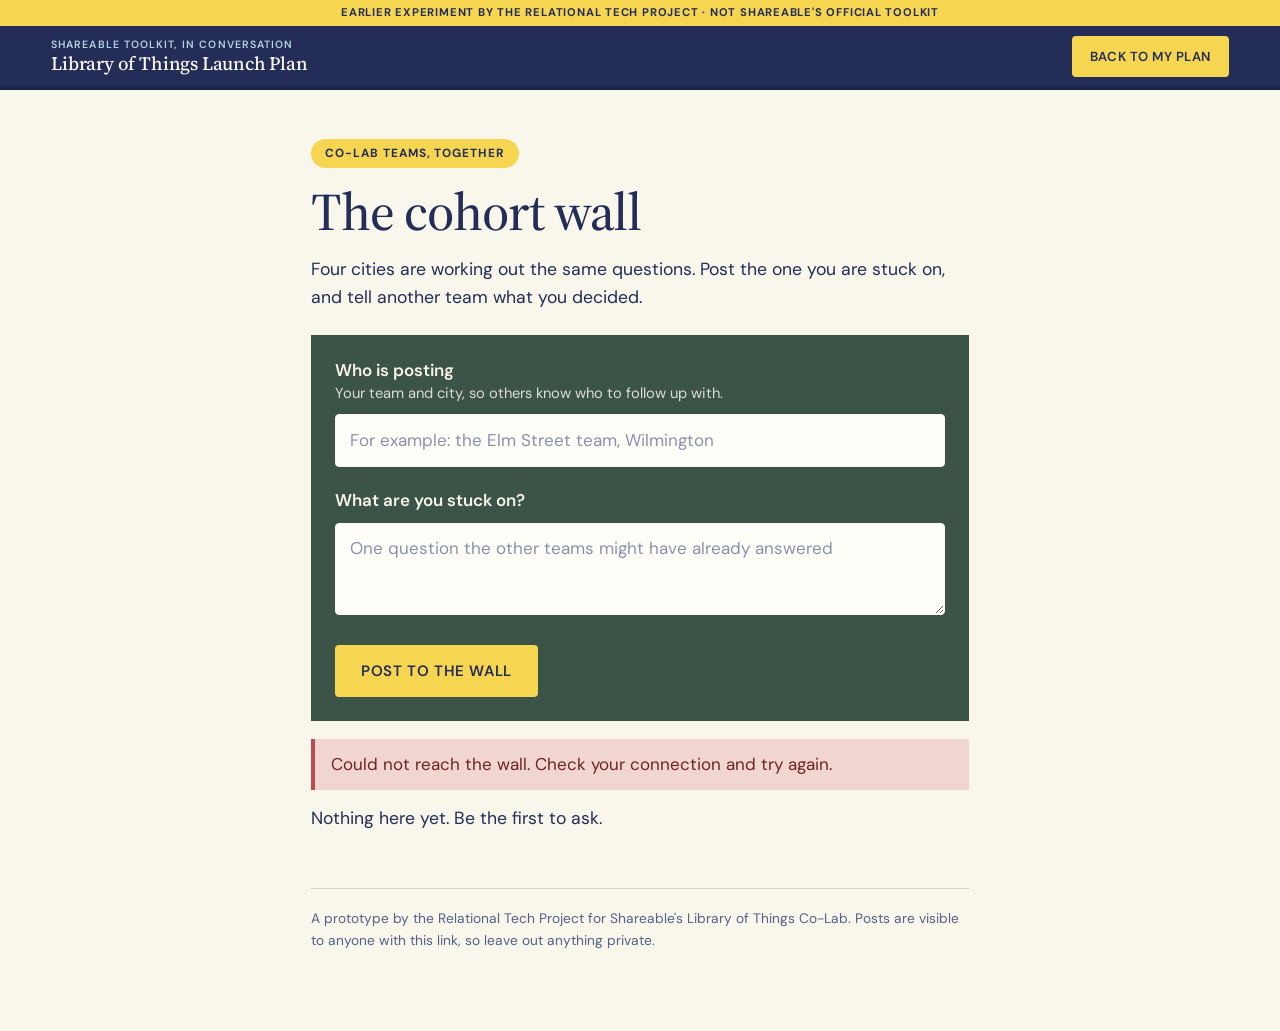
<file: wall.html>
<!doctype html>
<html lang="en">
<head>
<meta charset="utf-8">
<meta name="viewport" content="width=device-width, initial-scale=1, viewport-fit=cover">
<title>Library of Things cohort wall</title>
<meta name="description" content="Questions Library of Things Co-Lab teams are working through, and what other teams have decided.">
<meta name="robots" content="noindex">
<meta name="theme-color" content="#232D58">
<link rel="preconnect" href="https://fonts.googleapis.com">
<link rel="preconnect" href="https://fonts.gstatic.com" crossorigin>
<link href="https://fonts.googleapis.com/css2?family=DM+Sans:ital,opsz,wght@0,9..40,400..700;1,9..40,400..700&family=Source+Serif+4:opsz,wght@8..60,400..600&display=swap" rel="stylesheet">
<link rel="stylesheet" href="style.css">
</head>
<body>
<header class="top">
  <div class="exp"><span class="full">Earlier experiment by the Relational Tech Project · Not Shareable's official toolkit</span><span class="short">Earlier experiment · Not the official toolkit</span></div>
  <div class="top-in">
    <a class="brand" href="chat" style="text-decoration:none"><small>Shareable toolkit, in conversation</small><span class="full">Library of Things Launch Plan</span><span class="short">LoT Launch Plan</span></a>
    <div class="top-actions" style="display:flex"><a class="btn small" href="chat">Back to my plan</a></div>
  </div>
  <div class="progress"></div>
</header>
<main class="wall" id="main"></main>

<script>
// The cohort wall: a question one team is stuck on, and what the other teams
// did. Stored by the lot-plan function (wall_list, wall_post, wall_reply).
const API = 'https://texakzqqenzpxawktbgx.supabase.co/functions/v1/lot-plan';
const TEAM = 'lot-launch-team';
const TOPICS = { project: 'Your project', purpose: 'Purpose and people', residents: 'Resident needs and engagement', space: 'Space and setup', items: 'Items', policies: 'Policies and lending system', people: 'Staffing, volunteers and resident roles', budget: 'Budget and funding', risk: 'Insurance, risk and governance', partners: 'Partners', launch: 'Outreach and launch event', timeline: 'Timeline to opening day' };

const esc = (s) => String(s ?? '').replace(/[&<>"']/g, (c) => ({ '&': '&amp;', '<': '&lt;', '>': '&gt;', '"': '&quot;', "'": '&#39;' }[c]));
const when = (iso) => new Date(iso).toLocaleDateString(undefined, { month: 'short', day: 'numeric' });
let team = '';
try { team = localStorage.getItem(TEAM) || ''; } catch { /* asked for below */ }
let posts = null;
let error = null;
let busy = false;

async function call(body) {
  let res;
  try { res = await fetch(API, { method: 'POST', headers: { 'Content-Type': 'application/json' }, body: JSON.stringify(body) }); }
  catch { throw new Error('Could not reach the wall. Check your connection and try again.'); }
  const data = await res.json().catch(() => ({}));
  if (!res.ok) throw new Error(data.error || 'Something went wrong. Try again.');
  return data;
}

function rememberTeam(value) {
  team = value.trim();
  try { localStorage.setItem(TEAM, team); } catch { /* fine for this visit */ }
}

function postHtml(p) {
  return `<article class="post">
    <div class="from"><strong>${esc(p.team)}</strong> asked${p.topic && TOPICS[p.topic] ? ` about ${esc(TOPICS[p.topic].toLowerCase())}` : ''} · ${when(p.created_at)}${p.sample ? '<span class="sample-tag">Example</span>' : ''}</div>
    <p class="q">${esc(p.body)}</p>
    ${p.replies.map((r) => `<div class="reply"><div class="from"><strong>${esc(r.team)}</strong> · ${when(r.created_at)}${r.sample ? '<span class="sample-tag">Example</span>' : ''}</div><p>${esc(r.body)}</p></div>`).join('')}
    <form class="reply-form" data-reply="${p.id}">
      <textarea rows="1" placeholder="What did your team decide, or try?" aria-label="Reply to ${esc(p.team)}" required minlength="5" maxlength="500"></textarea>
      <button class="btn dark small" type="submit" ${busy ? 'disabled' : ''}>Reply</button>
    </form>
  </article>`;
}

function render() {
  document.getElementById('main').innerHTML = `
    <div class="pill">Co-Lab teams, together</div>
    <h1>The cohort wall</h1>
    <p class="lede">Four cities are working out the same questions. Post the one you are stuck on, and tell another team what you decided.</p>
    <form class="wall-form" id="ask">
      <label for="team">Who is posting<span class="hint" style="color:inherit;opacity:.85">Your team and city, so others know who to follow up with.</span></label>
      <input type="text" id="team" value="${esc(team)}" required minlength="2" maxlength="80" placeholder="For example: the Elm Street team, Wilmington">
      <div class="field"><label for="q">What are you stuck on?</label>
      <textarea id="q" required minlength="5" maxlength="500" placeholder="One question the other teams might have already answered"></textarea></div>
      <div class="row"><button class="btn" type="submit" ${busy ? 'disabled' : ''}>Post to the wall</button></div>
    </form>
    ${error ? `<div class="error" role="alert">${esc(error)}</div>` : ''}
    ${posts === null ? '<p class="lede">Loading the wall.</p>' : posts.length ? posts.map(postHtml).join('') : '<p class="lede">Nothing here yet. Be the first to ask.</p>'}
    <footer>A prototype by the Relational Tech Project for Shareable's Library of Things Co-Lab. Posts are visible to anyone with this link, so leave out anything private.</footer>`;
}

async function load() {
  try { posts = (await call({ action: 'wall_list' })).posts; error = null; }
  catch (err) { posts = posts || []; error = err.message; }
  render();
}

document.addEventListener('submit', async (e) => {
  e.preventDefault();
  if (busy) return;
  const form = e.target;
  busy = true; error = null;
  try {
    if (form.id === 'ask') {
      rememberTeam(document.getElementById('team').value);
      const { post } = await call({ action: 'wall_post', team, text: document.getElementById('q').value });
      posts.unshift(post);
    } else if (form.dataset.reply) {
      const fromField = document.getElementById('team').value.trim();
      if (fromField) rememberTeam(fromField);
      if (!team) throw new Error('Say who is posting first, in the box at the top.');
      const { reply } = await call({ action: 'wall_reply', post_id: form.dataset.reply, team, text: form.querySelector('textarea').value });
      posts.find((p) => p.id === form.dataset.reply).replies.push(reply);
    }
  } catch (err) { error = err.message; }
  busy = false;
  render();
  if (error) document.querySelector('.error')?.scrollIntoView({ block: 'center' });
});

render();
load();
</script>
</body>
</html>
</file>
<file: style.css>
/* Colours and type follow shareable.net and the toolkit cover */
:root {
  --cream: #F9F6EB; --white: #fffdf7; --navy: #232D58; --navy-deep: #1A244D; --soft: #55608a;
  --green: #3C5347; --sage: #ABBD9B; --blue: #B6D3E2; --blue-wash: #e3eef4; --yellow: #F6D551;
  --coral: #D86E72; --brick: #BA4B4F; --pink: #F0D5D1; --line: #d9d4c0;
  --serif: "Source Serif 4", "Iowan Old Style", Georgia, serif;
  --sans: "DM Sans", system-ui, -apple-system, "Segoe UI", Roboto, sans-serif;
  --top: 60px; --exp: 26px;
}
* { box-sizing: border-box; }
html { -webkit-text-size-adjust: 100%; scroll-padding-top: calc(var(--top) + var(--exp) + 16px); }
body { margin: 0; background: var(--cream); color: var(--navy); font: 17px/1.6 var(--sans); }
h1, h2 { font-family: var(--serif); font-weight: 500; line-height: 1.12; letter-spacing: -0.02em; text-wrap: balance; margin: 0; }
h3 { font-family: var(--sans); font-weight: 600; line-height: 1.25; letter-spacing: -0.01em; margin: 0; }
h1 { font-size: clamp(2.1rem, 6vw, 3.3rem); }
h2 { font-size: clamp(1.7rem, 4.4vw, 2.3rem); }
p { margin: 0 0 1em; }
a { color: var(--navy); text-underline-offset: 2px; }
button { font: inherit; cursor: pointer; -webkit-tap-highlight-color: transparent; }
:focus-visible { outline: 3px solid var(--coral); outline-offset: 2px; }

/* Top bar */
.top { position: sticky; top: 0; z-index: 8; background: var(--navy); color: var(--cream); }
.top-in { display: flex; align-items: center; justify-content: space-between; gap: 12px; height: var(--top); padding: 8px clamp(16px, 4vw, 56px); padding-left: max(clamp(16px, 4vw, 56px), env(safe-area-inset-left)); padding-right: max(clamp(16px, 4vw, 56px), env(safe-area-inset-right)); }
.brand { background: none; border: 0; padding: 0; color: var(--cream); text-align: left; font-family: var(--serif); font-size: 1.18rem; font-weight: 500; letter-spacing: -0.01em; line-height: 1.15; }
.brand .short { display: none; }
.brand small { display: block; font: 600 0.66rem/1.5 var(--sans); letter-spacing: 0.1em; text-transform: uppercase; color: var(--blue); }
.top-actions { display: none; gap: 8px; flex: none; }
.progress { height: 4px; background: var(--navy-deep); }
.progress i { display: block; height: 100%; background: var(--yellow); transition: width .3s ease; }

.shell { display: grid; grid-template-columns: 300px minmax(0, 1fr); gap: clamp(24px, 4vw, 56px); padding: clamp(24px, 4vw, 48px) clamp(16px, 4vw, 56px) 0; max-width: 1240px; margin: 0 auto; }
.side { background: var(--green); color: var(--cream); padding: 22px 14px 16px; position: sticky; top: calc(var(--top) + var(--exp) + 28px); align-self: start; max-height: calc(100vh - var(--top) - var(--exp) - 48px); overflow-y: auto; }
.side-label { font-size: 0.75rem; font-weight: 600; letter-spacing: 0.1em; text-transform: uppercase; padding: 0 10px 8px; }
.steps { list-style: none; margin: 0; padding: 0; }
.steps button { display: flex; gap: 10px; align-items: baseline; width: 100%; text-align: left; background: none; border: 0; padding: 8px 10px; border-radius: 4px; color: var(--cream); font-size: 0.95rem; line-height: 1.35; min-height: 40px; }
.steps button:hover { background: rgba(249, 246, 235, 0.12); }
.steps button[aria-current="step"] { background: var(--cream); color: var(--navy); font-weight: 600; }
.dot { flex: none; width: 18px; height: 18px; border-radius: 50%; border: 1.5px solid currentColor; opacity: 0.75; display: inline-grid; place-items: center; font-size: 11px; line-height: 1; transform: translateY(3px); }
.dot.drafted { background: var(--coral); border-color: var(--coral); opacity: 1; }
.dot.done { background: var(--yellow); border-color: var(--yellow); color: var(--navy); opacity: 1; font-weight: 700; }
.dot.plain { visibility: hidden; }
.steps .gap { height: 10px; }
.side-foot { margin-top: 12px; padding-top: 10px; border-top: 1px solid rgba(249, 246, 235, 0.25); }
.side-foot .btn.quiet, .side-foot .btn.quiet:hover { color: var(--cream); }

main { padding-bottom: 96px; min-width: 0; }
main:focus { outline: none; }
.col { max-width: 760px; }
.pill { display: inline-block; background: var(--yellow); color: var(--navy); font-size: 0.74rem; font-weight: 700; letter-spacing: 0.08em; text-transform: uppercase; padding: 5px 14px; border-radius: 999px; margin-bottom: 14px; }
.banner { display: inline; background: var(--navy); color: var(--cream); font-size: 0.8rem; font-weight: 700; letter-spacing: 0.08em; text-transform: uppercase; padding: 4px 10px; border-radius: 4px; -webkit-box-decoration-break: clone; box-decoration-break: clone; }
.lede { font-size: 1.1rem; margin-top: 14px; max-width: 62ch; }

.hero { background: var(--blue); margin-bottom: 28px; display: grid; grid-template-columns: minmax(0, 1fr) minmax(0, 1.1fr); align-items: stretch; }
.hero-text { padding: clamp(22px, 4vw, 40px); padding-right: 8px; align-self: center; }
.hero h1 { font-size: clamp(2rem, 3.4vw, 2.7rem); }
.hero-text .lede { font-size: 1.05rem; }
/* The cover's own background is the hero's blue, so the whole cover sits in it without a frame */
.hero-art { display: flex; align-items: center; background: var(--blue); }
.hero-art img { width: 100%; height: auto; display: block; }

.btn { display: inline-flex; align-items: center; justify-content: center; gap: 8px; min-height: 48px; border-radius: 4px; padding: 12px 24px; border: 2px solid var(--yellow); background: var(--yellow); color: var(--navy); font-size: 0.94rem; font-weight: 600; letter-spacing: 0.04em; text-transform: uppercase; text-decoration: none; }
.btn:hover { background: #f1c82f; border-color: #f1c82f; }
.btn.dark { background: var(--navy); border-color: var(--navy); color: var(--cream); }
.btn.dark:hover { background: var(--navy-deep); border-color: var(--navy-deep); }
.btn.ghost { background: transparent; border-color: var(--navy); color: var(--navy); }
.btn.ghost:hover { background: var(--navy); color: var(--cream); }
.btn.quiet { background: transparent; border-color: transparent; color: var(--soft); padding: 10px 12px; text-transform: none; letter-spacing: 0; font-weight: 500; font-size: 1rem; text-decoration: underline; text-underline-offset: 3px; }
.btn.quiet:hover { color: var(--navy); background: transparent; }
.btn.small { min-height: 40px; padding: 8px 16px; font-size: 0.82rem; }
.btn[disabled] { opacity: 0.55; cursor: not-allowed; }
.row { display: flex; flex-wrap: wrap; gap: 10px; align-items: center; margin-top: 22px; }

.field { margin-top: 22px; }
label { display: block; font-weight: 600; line-height: 1.4; margin-bottom: 4px; }
.hint { display: block; font-weight: 400; color: var(--soft); font-size: 0.92rem; }
input[type=text], textarea { width: 100%; font: inherit; color: inherit; background: var(--white); border: 1.5px solid var(--navy); border-radius: 4px; padding: 12px 14px; margin-top: 6px; -webkit-appearance: none; appearance: none; }
textarea { min-height: 92px; resize: vertical; line-height: 1.5; }
input:focus, textarea:focus { outline: none; box-shadow: 0 0 0 3px var(--blue); }
::placeholder { color: #8a91ad; }
.two { display: grid; grid-template-columns: 1fr 1fr; gap: 0 18px; }

.card { scroll-margin-top: calc(var(--top) + var(--exp) + 16px); background: var(--white); border: 1.5px solid var(--navy); border-radius: 4px; padding: clamp(18px, 3vw, 30px); margin-top: 28px; }
.card.how { background: var(--green); border-color: var(--green); color: var(--cream); }
.card-head { display: flex; justify-content: space-between; align-items: center; gap: 12px; flex-wrap: wrap; margin-bottom: 16px; }
.tag { font-size: 0.74rem; font-weight: 700; letter-spacing: 0.09em; text-transform: uppercase; }

.prose h3 { font-size: 1.14rem; margin: 1.4em 0 0.4em; }
.prose h3:first-child { margin-top: 0; }
.prose ul, .prose ol { margin: 0 0 1em; padding-left: 1.3em; }
.prose li { margin-bottom: 0.35em; }
.prose p:last-child, .prose ul:last-child, .prose ol:last-child { margin-bottom: 0; }
.cite { display: inline-block; min-width: 1.5em; text-align: center; font-size: 0.7em; vertical-align: super; line-height: 1.5; text-decoration: none; font-weight: 700; color: var(--navy); background: var(--yellow); border-radius: 999px; padding: 0 5px; margin-left: 2px; }
.cite:hover { background: var(--navy); color: var(--cream); }
.sources { margin-top: 22px; padding: 16px 18px; background: var(--blue-wash); border-left: 4px solid var(--blue); font-size: 0.92rem; }
.sources ol { margin: 8px 0 0; padding-left: 1.4em; }
.sources li { margin-bottom: 6px; }
.sources span { color: var(--soft); }
.writing { font-size: 0.92rem; display: flex; gap: 8px; align-items: center; }
.pulse { width: 9px; height: 9px; border-radius: 50%; background: var(--coral); animation: pulse 1.1s ease-in-out infinite; }
@keyframes pulse { 50% { opacity: 0.25; } }
@media (prefers-reduced-motion: reduce) { .pulse { animation: none; } .progress i { transition: none; } }
.error { background: var(--pink); border-left: 4px solid var(--brick); color: #6d2326; padding: 12px 16px; margin-top: 18px; }
.edit-area { min-height: 420px; font-size: 1rem; }

.ask-fab { position: fixed; right: 20px; bottom: 20px; box-shadow: 0 6px 20px rgba(26, 36, 77, 0.3); z-index: 5; }
.ask-panel { position: fixed; right: 20px; bottom: 20px; width: min(460px, calc(100vw - 32px)); max-height: min(680px, calc(100vh - 100px)); overflow-y: auto; background: var(--white); border: 1.5px solid var(--navy); border-radius: 4px; box-shadow: 0 14px 44px rgba(26, 36, 77, 0.3); padding: 20px; z-index: 9; }
.ask-panel h3 { font-family: var(--serif); font-weight: 500; font-size: 1.4rem; }
.ask-panel textarea { min-height: 84px; }

.plan-section { margin-top: 38px; }
.plan-section > h2 { font-size: 1.55rem; padding-bottom: 8px; border-bottom: 2px solid var(--navy); margin-bottom: 16px; }
.plan-section.open-qs { background: var(--pink); padding: clamp(18px, 3vw, 28px); }
.empty { color: var(--soft); font-style: italic; }
.facts { display: grid; grid-template-columns: max-content 1fr; gap: 6px 20px; margin: 20px 0 0; font-size: 0.96rem; }
.facts dt { color: var(--soft); }
.facts dd { margin: 0; }

footer { margin-top: 56px; padding-top: 18px; border-top: 1px solid var(--line); font-size: 0.86rem; color: var(--soft); max-width: 760px; }
.scrim { display: none; }

@media (max-width: 900px) {
  :root { --top: 56px; }
  .top-actions { display: flex; }
  .brand { font-size: 1rem; min-width: 0; white-space: nowrap; overflow: hidden; text-overflow: ellipsis; }
  .brand small, .brand .full { display: none; }
  .brand .short { display: inline; }
  .brand { min-height: 44px; }
  .shell { display: block; padding: 22px 16px 0; padding-left: max(16px, env(safe-area-inset-left)); padding-right: max(16px, env(safe-area-inset-right)); }
  .side { display: none; position: fixed; z-index: 7; top: calc(var(--top) + var(--exp) + 4px); left: 0; right: 0; bottom: 0; align-self: auto; max-height: none; overflow-y: auto; -webkit-overflow-scrolling: touch; padding: 20px 14px calc(24px + env(safe-area-inset-bottom)); overscroll-behavior: contain; }
  .side.open { display: block; }
  .steps button { font-size: 1.02rem; min-height: 48px; padding: 10px 12px; }
  main { padding-bottom: calc(40px + env(safe-area-inset-bottom)); }
  .col, footer { max-width: none; }
  .hero { grid-template-columns: 1fr; margin: -22px -16px 24px; }
  .hero-text { padding: 8px 16px 26px; }
  .hero h1 { font-size: clamp(2.1rem, 8vw, 2.8rem); }
  .hero-art { min-height: 0; aspect-ratio: 1200 / 799; order: -1; }
  .two { grid-template-columns: 1fr; }
  .facts { grid-template-columns: 1fr; gap: 0; }
  .facts dt { margin-top: 10px; }
  .row .btn:not(.quiet) { flex: 1 1 100%; }
  .row .btn.quiet { flex: 1 1 100%; }
  .card { padding: 18px 16px; }
  .ask-fab { display: none; }
  .scrim { display: block; position: fixed; inset: 0; background: rgba(26, 36, 77, 0.45); z-index: 8; }
  .ask-panel { left: 0; right: 0; bottom: 0; width: auto; max-height: 86vh; max-height: 86dvh; border-width: 2px 0 0; border-radius: 12px 12px 0 0; padding: 18px 16px calc(20px + env(safe-area-inset-bottom)); }
}

@media print {
  body { background: #fff; color: #000; font-size: 11.5pt; }
  .top, .side, .no-print, .ask-fab, .ask-panel, .scrim { display: none !important; }
  .shell { display: block; padding: 0; max-width: none; }
  main { padding: 0; }
  .col, footer { max-width: none; }
  .pill { background: none; padding: 0; }
  .plan-section { break-inside: auto; }
  .plan-section > h2 { break-after: avoid; }
  .plan-section.open-qs { background: none; padding: 0; }
  .sources { background: none; border-left: 2px solid #999; }
  .cite { background: none; padding: 0; min-width: 0; }
  a { color: #000; }
  .sources a::after { content: " (" attr(href) ")"; font-size: 0.8em; word-break: break-all; color: #444; }
}

/* ---------- The conversational version (chat.html) ---------- */

.chat-shell { display: grid; grid-template-columns: minmax(0, 1fr) 360px; gap: clamp(20px, 3vw, 44px); max-width: 1240px; margin: 0 auto; padding: 0 clamp(16px, 4vw, 56px); align-items: start; }
.chat-main { min-width: 0; display: flex; flex-direction: column; min-height: calc(100vh - var(--top) - var(--exp) - 4px); min-height: calc(100dvh - var(--top) - var(--exp) - 4px); padding-bottom: 0; }
.chat-main:focus { outline: none; }
.thread { flex: 1; max-width: 720px; width: 100%; margin: 0 auto; padding: clamp(20px, 3vw, 36px) 0 20px; }
.intro { background: var(--blue); padding: clamp(18px, 3vw, 28px); margin-bottom: 26px; display: grid; grid-template-columns: minmax(0, 1fr) 150px; gap: 16px; align-items: center; }
.intro h1 { font-size: clamp(1.7rem, 4.6vw, 2.3rem); }
.intro p { margin: 10px 0 0; }
.intro img { width: 100%; height: auto; display: block; }

.msg { margin-top: 18px; max-width: 92%; scroll-margin-top: calc(var(--top) + var(--exp) + 14px); }
.msg.guide { margin-right: auto; }
.msg.you { margin-left: auto; width: fit-content; background: var(--navy); color: var(--cream); padding: 12px 16px; border-radius: 14px 14px 2px 14px; white-space: pre-wrap; overflow-wrap: anywhere; }
.msg .who { font-size: 0.72rem; font-weight: 700; letter-spacing: 0.09em; text-transform: uppercase; color: var(--green); margin-bottom: 4px; }
.bubble { background: var(--white); border: 1.5px solid var(--navy); border-radius: 2px 14px 14px 14px; padding: 14px 18px; }
.bubble .prose p { margin-bottom: 0.7em; }
.bubble .sources { background: none; border-left: 0; border-top: 1px dashed var(--line); padding: 10px 0 0; margin-top: 12px; font-size: 0.85rem; }
.bubble .sources .tag { font-size: 0.68rem; color: var(--soft); }
.bubble .sources ol { margin-top: 4px; }
.bubble .sources li { margin-bottom: 2px; }
.dots { display: inline-flex; gap: 5px; padding: 6px 0; }
.dots i { width: 8px; height: 8px; border-radius: 50%; background: var(--navy); opacity: 0.3; animation: dot 1.2s infinite; }
.dots i:nth-child(2) { animation-delay: 0.2s; }
.dots i:nth-child(3) { animation-delay: 0.4s; }
@keyframes dot { 30% { opacity: 1; transform: translateY(-3px); } }

.proposals { margin-top: 10px; display: grid; gap: 8px; }
.proposal { background: #fdf4cd; border-left: 5px solid var(--yellow); padding: 10px 12px 10px 14px; display: flex; gap: 10px; align-items: center; justify-content: space-between; flex-wrap: wrap; }
.fresh { animation: rise 0.3s ease-out; }
.proposal p { margin: 0; flex: 1 1 220px; font-weight: 500; }
.proposal .acts { display: flex; gap: 6px; align-items: center; }
.proposal.locked { background: var(--blue-wash); border-left-color: var(--navy); }
.proposal.locked p::before { content: "\2713  Locked in: "; font-weight: 700; }
.proposal.skipped { background: none; border-left-color: var(--line); color: var(--soft); }
.proposal.skipped p { text-decoration: line-through; font-weight: 400; }
.proposal input { flex: 1 1 100%; margin: 0; }
.lock-all { justify-self: start; }
.parked { margin-top: 8px; font-size: 0.92rem; color: var(--brick); }
@keyframes rise { from { opacity: 0; transform: translateY(6px); } }
@media (prefers-reduced-motion: reduce) { .fresh, .dots i { animation: none; } }

.composer { position: sticky; bottom: 0; z-index: 4; background: var(--cream); border-top: 1.5px solid var(--navy); margin: 0 calc(-1 * clamp(16px, 4vw, 56px)) 0 0; padding: 12px clamp(16px, 4vw, 56px) calc(14px + env(safe-area-inset-bottom)) 0; }
.composer-in { max-width: 720px; margin: 0 auto; }
.chips { display: flex; flex-wrap: wrap; gap: 8px; margin-bottom: 10px; }
.chip { min-height: 40px; padding: 8px 14px; border-radius: 999px; border: 1.5px solid var(--navy); background: var(--white); color: var(--navy); font-size: 0.95rem; font-weight: 500; text-align: left; }
.chip:hover { background: var(--navy); color: var(--cream); }
.chip.unsure { border-style: dashed; color: var(--soft); }
.send-row { display: flex; gap: 8px; align-items: flex-end; }
.send-row textarea { margin: 0; min-height: 48px; max-height: 180px; resize: none; }
.send-row .btn { flex: none; }

.board { background: var(--green); color: var(--cream); position: sticky; top: calc(var(--top) + var(--exp) + 24px); margin-top: clamp(20px, 3vw, 36px); max-height: calc(100vh - var(--top) - var(--exp) - 48px); overflow-y: auto; padding: 20px 16px; }
.board h2 { font-family: var(--sans); font-size: 0.78rem; font-weight: 700; letter-spacing: 0.1em; text-transform: uppercase; margin-bottom: 4px; }
.board .sub { font-size: 0.9rem; opacity: 0.85; margin-bottom: 14px; }
.topic { border-top: 1px solid rgba(249, 246, 235, 0.22); padding: 8px 0; }
.topic-head { display: flex; align-items: baseline; gap: 8px; width: 100%; background: none; border: 0; color: var(--cream); text-align: left; padding: 4px 6px; border-radius: 4px; font-size: 0.95rem; min-height: 36px; }
.topic-head:hover { background: rgba(249, 246, 235, 0.12); }
.topic.current .topic-head { background: var(--cream); color: var(--navy); font-weight: 600; }
.topic-head .n { margin-left: auto; font-size: 0.8rem; opacity: 0.8; white-space: nowrap; }
.locks { list-style: none; margin: 6px 0 2px; padding: 0; display: grid; gap: 6px; }
.locks li { background: var(--cream); color: var(--navy); padding: 8px 10px; border-radius: 4px; font-size: 0.9rem; line-height: 1.4; display: flex; gap: 6px; align-items: flex-start; }
.locks li.parked-item { background: var(--pink); }
.locks li span { flex: 1; }
.locks li input { flex: 1; margin: 0; padding: 6px 8px; font-size: 0.9rem; }
.mini { flex: none; width: 28px; height: 28px; border: 0; border-radius: 4px; background: none; color: var(--soft); font-size: 0.95rem; line-height: 1; }
.mini:hover { background: rgba(35, 45, 88, 0.1); color: var(--navy); }
.board-foot { margin-top: 14px; padding-top: 14px; border-top: 1px solid rgba(249, 246, 235, 0.22); display: grid; gap: 8px; }
.board-foot .btn.quiet, .board-foot .btn.quiet:hover { color: var(--cream); justify-self: start; }
.board-foot .hint { color: var(--cream); opacity: 0.85; }
.cta { background: var(--blue); padding: 16px 18px; margin-top: 18px; }
.cta p { margin: 0 0 12px; font-weight: 500; }
.writing-plan { background: var(--white); border: 1.5px solid var(--navy); padding: 18px; margin-top: 18px; }
.plan-wrap { max-width: 760px; margin: 0 auto; padding: clamp(24px, 4vw, 48px) 0 80px; }

@media (max-width: 900px) {
  .chat-shell { display: block; padding: 0 16px; padding-left: max(16px, env(safe-area-inset-left)); padding-right: max(16px, env(safe-area-inset-right)); }
  .thread { padding-top: 16px; }
  .intro { grid-template-columns: 1fr; margin: -16px -16px 20px; }
  .intro img { display: none; }
  .msg { max-width: 96%; }
  .proposal { padding: 8px 10px 8px 12px; gap: 4px; }
  .proposal p { flex-basis: 100%; }
  .proposal .acts .btn.small { min-height: 40px; padding: 6px 14px; }
  a.brand { display: inline-flex; align-items: center; }
  .composer { margin: 0 -16px; padding: 10px 16px calc(12px + env(safe-area-inset-bottom)); }
  .chips { flex-wrap: nowrap; overflow-x: auto; margin: 0 -16px 10px; padding: 0 16px 2px; scrollbar-width: none; }
  .chips::-webkit-scrollbar { display: none; }
  .chip { flex: none; white-space: nowrap; }
  .board { display: none; position: fixed; z-index: 7; top: calc(var(--top) + var(--exp) + 4px); left: 0; right: 0; bottom: 0; align-self: auto; margin: 0; max-height: none; padding: 18px 14px calc(24px + env(safe-area-inset-bottom)); overscroll-behavior: contain; }
  .board.open { display: block; }
  .topic-head { min-height: 44px; font-size: 1rem; }
  .mini { width: 36px; height: 36px; }
  .plan-wrap { padding-top: 20px; }
}

@media print {
  .board, .composer, .thread { display: none !important; }
  .chat-shell { display: block; padding: 0; max-width: none; }
  .plan-wrap { max-width: none; padding: 0; }
}


/* ---------- People on parked questions, the decision log, the one-pager, the wall ---------- */

.parked-card { margin-top: 10px; background: var(--pink); border-left: 5px solid var(--coral); padding: 10px 12px 10px 14px; }
.parked-card p { margin: 0 0 6px; font-weight: 500; }
.parked-card .tag { color: var(--brick); margin-right: 4px; }
.who-row { display: flex; flex-wrap: wrap; gap: 6px; align-items: center; margin-top: 6px; }
.who-row .chip { min-height: 36px; padding: 5px 12px; font-size: 0.9rem; }
.who-row input { flex: 1 1 200px; margin: 0; padding: 8px 10px; }
.who-row .btn.quiet { padding-left: 0; }
.locks li small { display: block; font-size: 0.78rem; color: var(--brick); font-weight: 600; margin-top: 2px; }
.room { display: block; font-size: 0.74rem; font-weight: 700; letter-spacing: 0.08em; text-transform: uppercase; margin-bottom: 12px; }
.room input { margin-top: 4px; padding: 8px 10px; font-size: 0.92rem; text-transform: none; letter-spacing: 0; font-weight: 400; border-color: var(--cream); color: var(--navy); }
.board-foot a.btn.quiet { color: var(--cream); justify-self: start; }

.talks { background: var(--blue-wash); padding: clamp(18px, 3vw, 28px); }
.talk h3 { font-size: 1.08rem; margin: 16px 0 6px; }
.talk ul { margin: 0; padding-left: 1.3em; }
.talk li { margin-bottom: 0.35em; }
.log-wrap { overflow-x: auto; }
.log { width: 100%; border-collapse: collapse; font-size: 0.92rem; }
.log th { text-align: left; font-size: 0.72rem; letter-spacing: 0.08em; text-transform: uppercase; border-bottom: 2px solid var(--navy); padding: 6px 10px 6px 0; white-space: nowrap; }
.log td { border-bottom: 1px solid var(--line); padding: 8px 10px 8px 0; vertical-align: top; }
.log td:first-child { white-space: nowrap; color: var(--soft); }

/* The one-pager: laid out in physical units so the screen matches the paper */
.flyer { background: #fff; color: #111; border: 1.5px solid var(--navy); margin-top: 28px; padding: 0.55in 0.6in; max-width: 8.5in; font-size: 13pt; line-height: 1.4; }
.flyer [contenteditable]:hover { background: #fdf4cd; }
.flyer [contenteditable]:focus { outline: 2px solid var(--yellow); background: #fffbe6; }
.flyer-head { font-family: var(--sans); font-weight: 700; font-size: clamp(30pt, 7vw, 46pt); line-height: 1.02; letter-spacing: -0.02em; margin: 0 0 0.18in; }
.flyer-invite { font-size: 15pt; margin: 0 0 0.12in; }
.flyer-tr { font-size: 12pt; margin: 0 0 0.08in; padding-left: 0.14in; border-left: 4px solid #111; }
.flyer-mid { display: grid; grid-template-columns: 1fr 1fr; gap: 0.3in; margin: 0.22in 0; align-items: stretch; }
.flyer-draw { border: 2px dashed #999; min-height: 1.7in; display: grid; place-items: center; text-align: center; color: #888; font-size: 10pt; padding: 0.1in; }
.flyer-details { list-style: none; margin: 0; padding: 0.16in 0.2in; background: #111; color: #fff; font-weight: 600; font-size: 14pt; display: grid; align-content: center; gap: 0.08in; }
.flyer-details [contenteditable]:hover, .flyer-details [contenteditable]:focus { background: #333; }
.flyer-ask .banner { font-size: 10pt; background: #111; color: #fff; }
.flyer-q { margin-top: 0.16in; }
.flyer-q p { font-weight: 700; margin: 0 0 0.06in; }
.flyer-opts { display: flex; flex-wrap: wrap; gap: 0.06in 0.3in; }
.flyer-opts span { display: inline-flex; align-items: center; gap: 0.08in; }
.flyer-opts i { width: 0.17in; height: 0.17in; border: 1.5px solid #111; flex: none; }
.flyer-line { border-bottom: 1.5px solid #111; height: 0.32in; }
.flyer-foot { margin-top: 0.26in; padding-top: 0.14in; border-top: 2px dashed #999; font-size: 11pt; }
.flyer-foot p { margin: 0 0 0.06in; }
.flyer-blank { display: inline-block; min-width: 2.6in; border-bottom: 1.5px solid #111; }

.wall { max-width: 760px; margin: 0 auto; padding: clamp(24px, 4vw, 48px) clamp(16px, 4vw, 56px) 80px; }
.wall-form { background: var(--green); color: var(--cream); padding: clamp(16px, 3vw, 24px); margin-top: 24px; }
.wall-form label { color: var(--cream); }
.wall-form input, .wall-form textarea { border-color: var(--cream); color: var(--navy); }
.post { background: var(--white); border: 1.5px solid var(--navy); border-radius: 4px; padding: 16px 18px; margin-top: 18px; }
.post .from { font-size: 0.86rem; color: var(--soft); margin-bottom: 4px; }
.post .from strong { color: var(--navy); }
.post .q { font-family: var(--serif); font-size: 1.3rem; line-height: 1.3; margin: 0 0 10px; overflow-wrap: anywhere; }
.reply { background: var(--blue-wash); border-left: 4px solid var(--blue); padding: 10px 14px; margin-top: 8px; overflow-wrap: anywhere; }
.reply p { margin: 0; }
.reply-form { display: flex; gap: 8px; margin-top: 10px; flex-wrap: wrap; }
.reply-form textarea { flex: 1 1 260px; margin: 0; min-height: 48px; }
.sample-tag { display: inline-block; font-size: 0.68rem; font-weight: 700; letter-spacing: 0.08em; text-transform: uppercase; background: var(--line); color: var(--navy); padding: 1px 8px; border-radius: 999px; margin-left: 6px; }

@media (max-width: 900px) {
  .flyer { padding: 20px 16px; font-size: 1rem; margin-left: -4px; margin-right: -4px; }
  .flyer-mid { grid-template-columns: 1fr; gap: 14px; }
  .flyer-draw { min-height: 110px; }
  .flyer-invite { font-size: 1.1rem; }
  .flyer-details { font-size: 1.05rem; }
}

@page { margin: 0.5in; }
@media print {
  /* Fill the sheet: a handout is read from a few feet away */
  .flyer { border: 0; margin: 0; padding: 0; max-width: none; font-size: 16pt; }
  .flyer-head { font-size: 54pt; }
  .flyer-invite { font-size: 19pt; }
  .flyer-tr { font-size: 14pt; }
  .flyer-mid { grid-template-columns: 1fr 1fr; margin: 0.3in 0; }
  .flyer-draw { min-height: 2.4in; }
  .flyer-details { font-size: 18pt; }
  .flyer-q { margin-top: 0.24in; }
  .flyer-opts i { width: 0.2in; height: 0.2in; }
  .flyer-line { height: 0.45in; }
  .flyer-foot { margin-top: 0.35in; font-size: 13pt; }
  .flyer [contenteditable] { background: none !important; outline: none !important; }
  .flyer-details, .flyer-ask .banner { -webkit-print-color-adjust: exact; print-color-adjust: exact; }
  .talks { background: none; padding: 0; }
  .log { font-size: 9.5pt; }
}

/* ---------- The experiment label, and the verbatim workbook ---------- */

.exp { height: var(--exp); background: var(--yellow); color: var(--navy); display: flex; align-items: center; justify-content: center; padding: 0 12px; font-size: 0.7rem; font-weight: 700; letter-spacing: 0.07em; text-transform: uppercase; white-space: nowrap; overflow: hidden; }
.exp .short { display: none; }
@media (max-width: 700px) { .exp .full { display: none; } .exp .short { display: inline; } }

.part { margin-top: 38px; }
.part-head { margin: 0 0 8px; font-size: 1rem; line-height: 1.9; }
.part-hint { display: block; font-weight: 400; color: var(--soft); font-size: 0.95rem; margin: 0 0 4px; }
.part .field:first-of-type { margin-top: 14px; }
.notes { min-height: 120px; }

.passage { background: var(--white); border: 1.5px solid var(--navy); border-radius: 4px; padding: 16px 18px 14px; margin-top: 12px; }
.passage.off { opacity: 0.55; border-style: dashed; }
.passage blockquote { margin: 0; font-family: var(--serif); font-size: 1.12rem; line-height: 1.5; quotes: "\201C" "\201D"; overflow-wrap: anywhere; }
.passage blockquote::before { content: open-quote; }
.passage blockquote::after { content: close-quote; }
.passage .source { margin-top: 8px; font-size: 0.88rem; }
.passage .source span { color: var(--soft); }
.ai-note { margin: 10px 0 0; padding-top: 10px; border-top: 1px dashed var(--line); font-size: 0.92rem; color: var(--soft); }
.ai-tag { display: inline-block; font-size: 0.66rem; font-weight: 700; letter-spacing: 0.08em; text-transform: uppercase; background: var(--lilac, #D0C4D4); color: var(--navy); padding: 1px 7px; border-radius: 3px; margin-right: 4px; vertical-align: 1px; }
.keep { display: flex; align-items: center; gap: 8px; margin: 12px 0 0; font-weight: 500; font-size: 0.95rem; min-height: 32px; cursor: pointer; }
.keep input { width: 20px; height: 20px; accent-color: var(--navy); margin: 0; }

.suggest { margin-top: 14px; display: flex; flex-direction: column; align-items: flex-start; gap: 8px; }
.suggest .tag { text-transform: none; letter-spacing: 0; font-weight: 500; font-size: 0.9rem; color: var(--soft); }
.suggest .chip { white-space: normal; text-align: left; border-radius: 12px; line-height: 1.35; }
.suggest .chip.added { background: var(--blue-wash); border-style: dashed; color: var(--soft); cursor: default; }

.provenance { margin-top: 18px; padding: 12px 16px; background: var(--blue-wash); border-left: 4px solid var(--blue); font-size: 0.95rem; max-width: 62ch; }
.plan-sub { font-size: 0.78rem; font-weight: 700; letter-spacing: 0.09em; text-transform: uppercase; color: var(--green); margin: 22px 0 8px; }
.qa { margin-bottom: 14px; }
.qa .q { margin: 0 0 2px; font-size: 0.92rem; color: var(--soft); }
.verbatim { margin: 0; white-space: pre-wrap; overflow-wrap: anywhere; }
.verbatim-list { margin: 0; padding-left: 1.3em; }
.verbatim-list li { margin-bottom: 0.35em; white-space: pre-wrap; overflow-wrap: anywhere; }
.ask-panel .passage { padding: 12px 14px; }
.ask-panel .passage blockquote { font-size: 1rem; }

@media print {
  .exp { display: none; }
  .passage { border: 0; border-left: 2px solid #999; border-radius: 0; padding: 0 0 0 12px; break-inside: avoid; }
  .passage .source a::after { content: " (" attr(href) ")"; font-size: 0.8em; word-break: break-all; color: #444; }
  .provenance { background: none; border-left: 2px solid #999; }
  .plan-sub { color: #000; }
}

/* ---------- Three steps per section ---------- */

.num { flex: none; display: inline-grid; place-items: center; width: 30px; height: 30px; border-radius: 50%; background: var(--navy); color: var(--cream); font: 700 0.95rem/1 var(--sans); }
.step-head { display: flex; align-items: center; gap: 10px; font-family: var(--serif); font-weight: 500; font-size: 1.4rem; letter-spacing: -0.015em; margin: 0 0 8px; }
.part.later { opacity: 0.5; }
.part.later .num { background: transparent; color: var(--navy); border: 1.5px solid var(--navy); }
.nudges { margin: 4px 0 6px; padding-left: 1.2em; color: var(--soft); font-size: 0.95rem; }
.nudges li { margin-bottom: 2px; }
.part-hint.sub { margin-top: 20px; }
.part-hint strong { color: var(--navy); }
.three { list-style: none; margin: 26px 0 18px; padding: 0; display: grid; gap: 12px; }
.three li { display: flex; gap: 12px; align-items: flex-start; }
.three .num { margin-top: 1px; }
</file>
